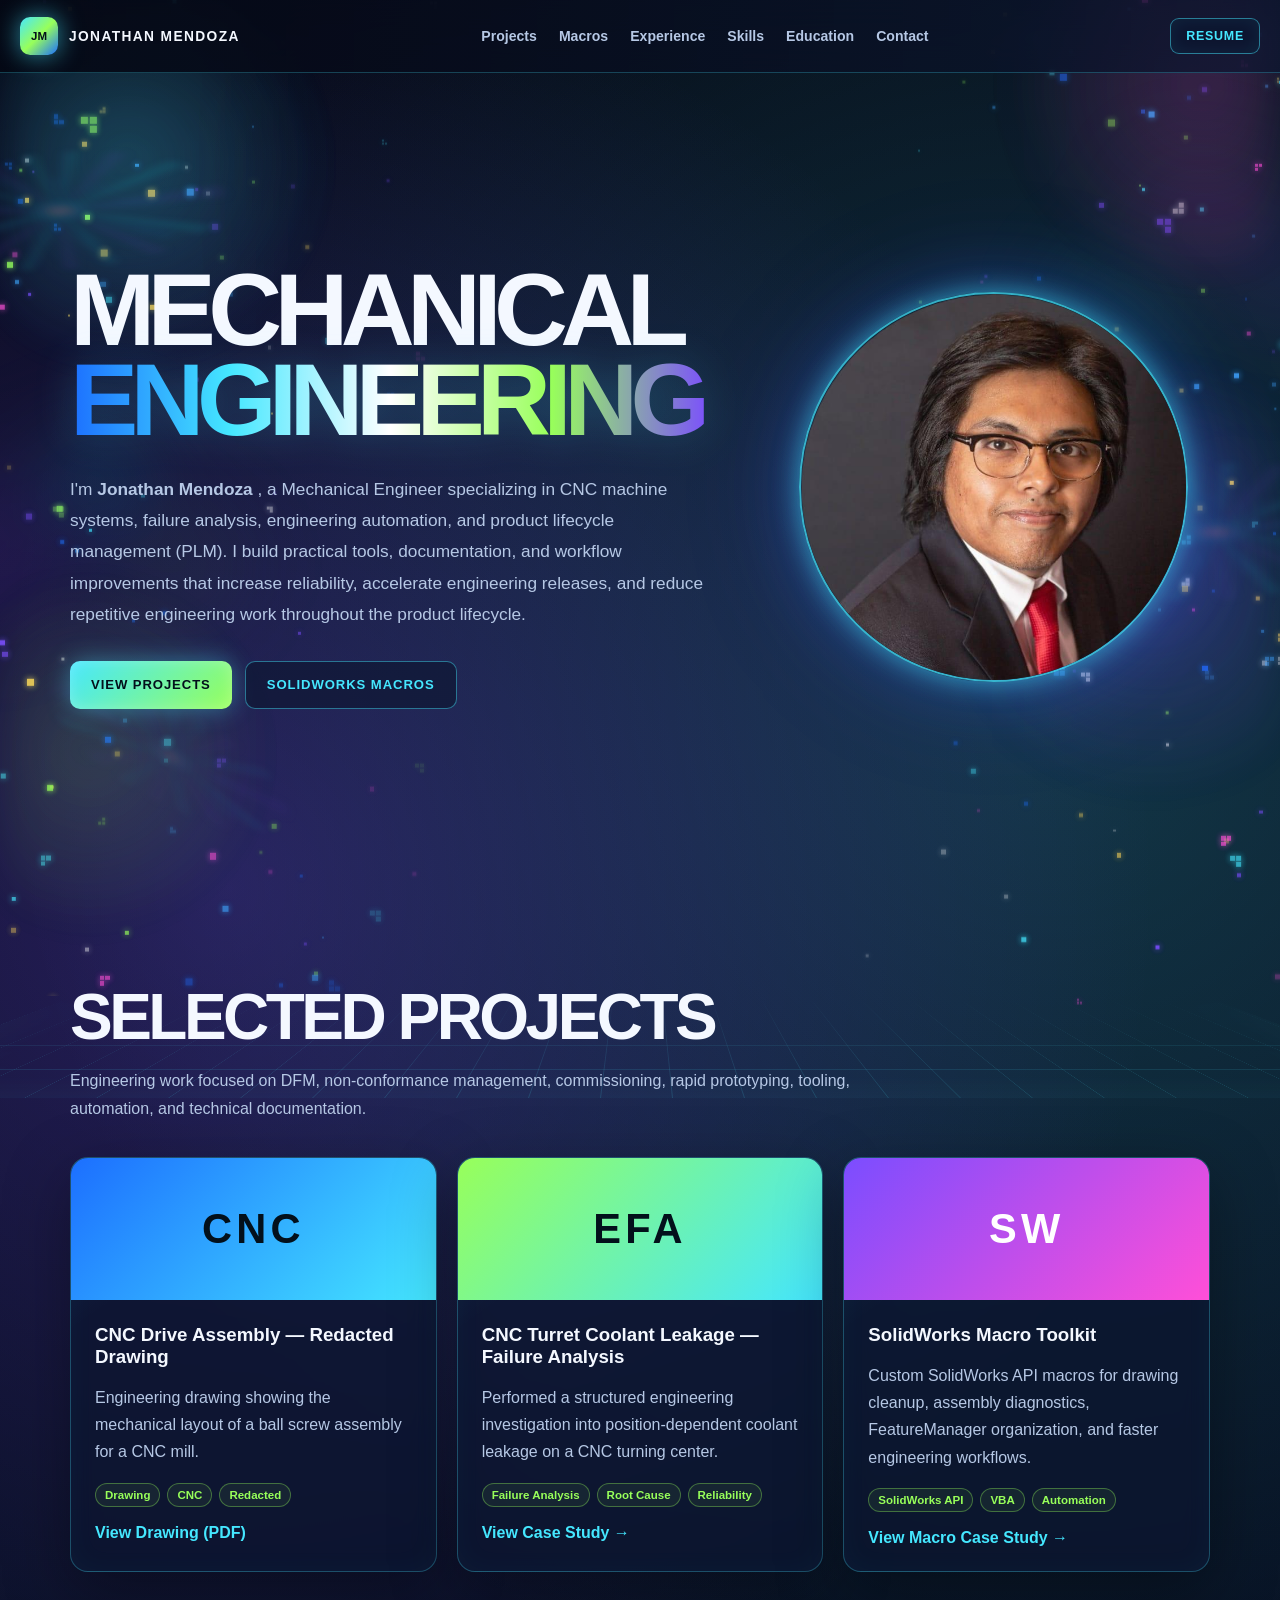
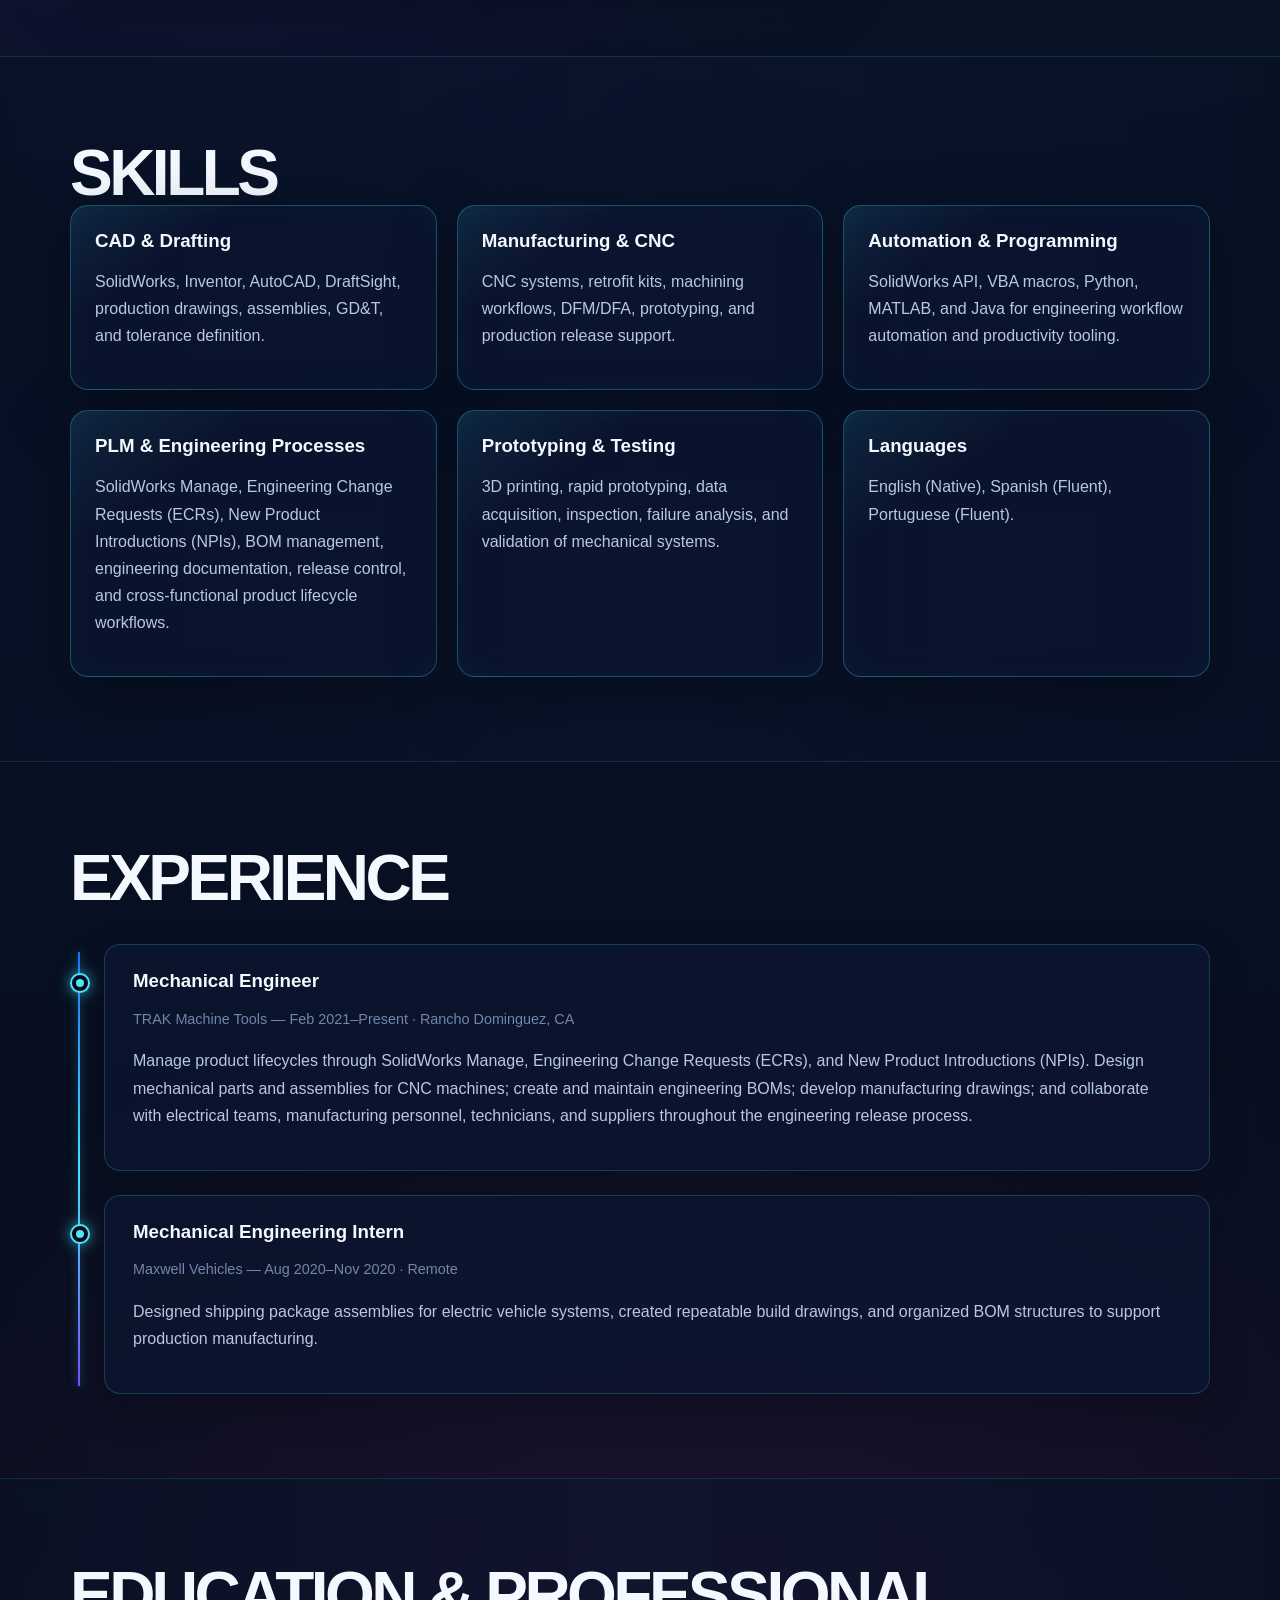
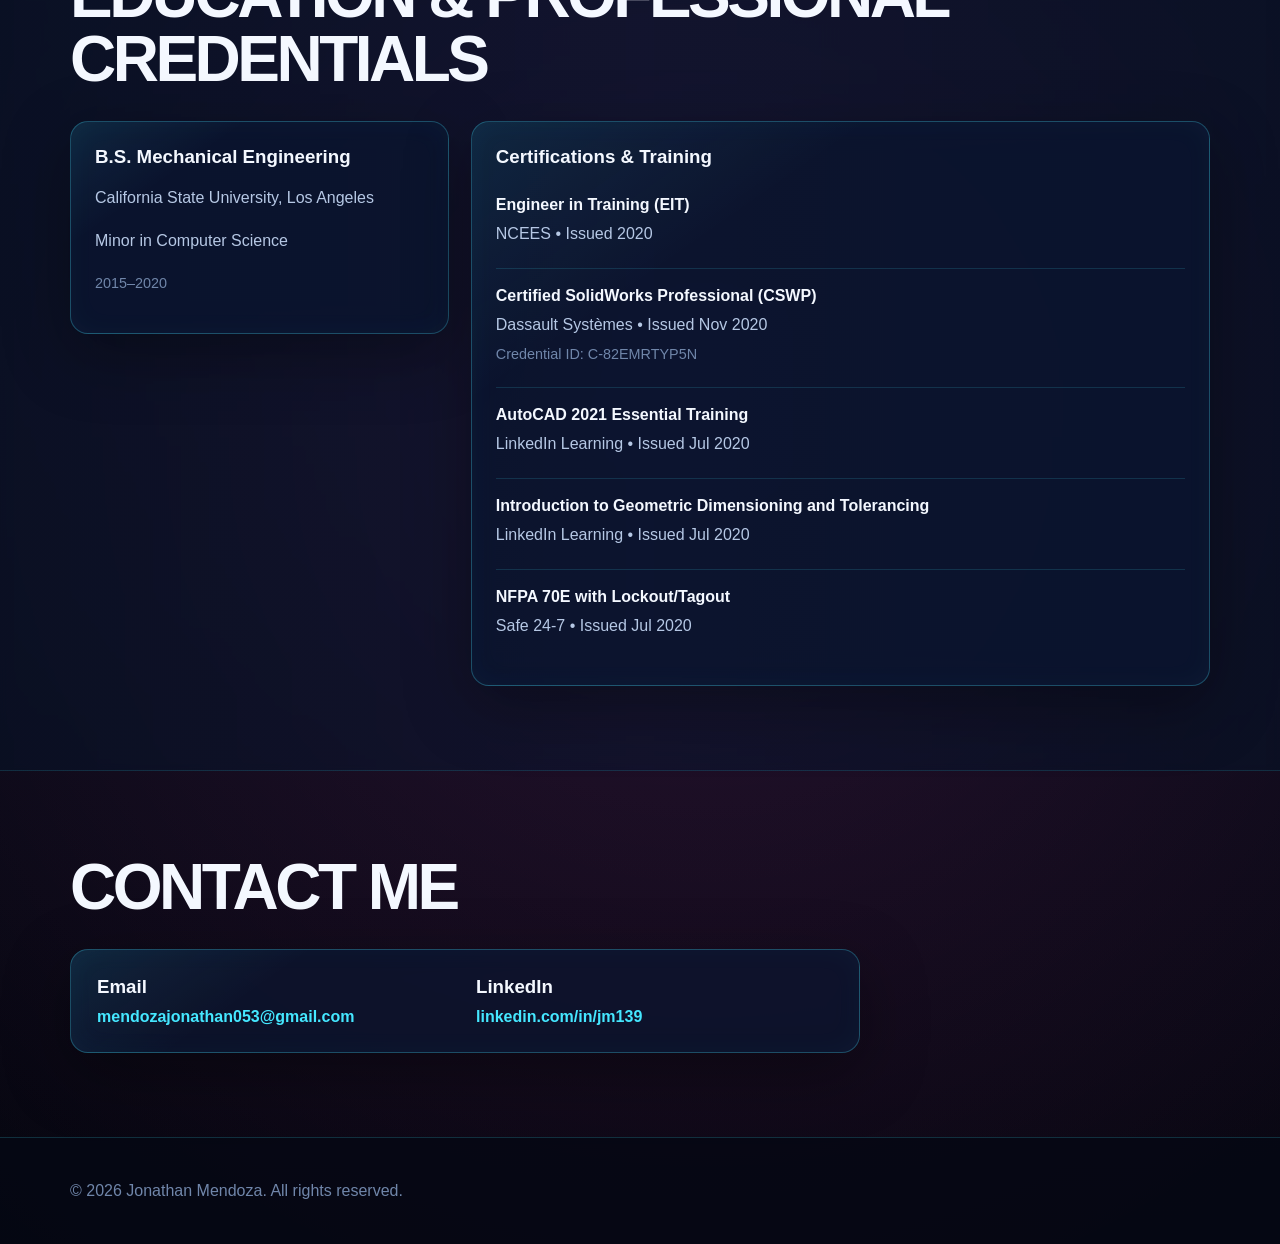
<file: index.html>
<!doctype html>
<html lang="en">

<head>
  <meta charset="utf-8" />

  <meta
    name="viewport"
    content="width=device-width, initial-scale=1"
  />

  <title>
    Jonathan Mendoza — Mechanical Engineer Portfolio
  </title>

  <meta
    name="description"
    content="Portfolio of Jonathan Mendoza, Mechanical Engineer specializing in CNC systems, SolidWorks automation, failure analysis, and product lifecycle management."
  />

  <link
    rel="icon"
    href="assets/favicon.svg"
    type="image/svg+xml"
  />

  <link
    rel="stylesheet"
    href="styles.css"
  />

  <script
    defer
    src="script.js">
  </script>
</head>


<body>

  <!-- ======================================================
       ANIMATED PIXEL / STAR BACKGROUND
       ====================================================== -->

  <div
    class="pixel-field pixel-field-back"
    aria-hidden="true">
  </div>

  <div
    class="pixel-field pixel-field-front"
    aria-hidden="true">
  </div>


  <!-- ======================================================
       GALAXIES / NEBULAS
       ====================================================== -->

  <div
    class="galaxy-field"
    aria-hidden="true">

    <span
      class="galaxy galaxy-one">
    </span>

    <span
      class="galaxy galaxy-two">
    </span>

    <span
      class="galaxy galaxy-three">
    </span>

    <span
      class="nebula-cloud nebula-one">
    </span>

    <span
      class="nebula-cloud nebula-two">
    </span>

  </div>


  <!-- ======================================================
       HEADER
       ====================================================== -->

  <header class="site-header">

    <div class="nav-shell">

      <a
        class="brand"
        href="#hero"
        aria-label="Jonathan Mendoza home">

        <span class="logo-mark">
          JM
        </span>

        <span>
          Jonathan Mendoza
        </span>

      </a>


      <nav
        class="nav-links"
        aria-label="Primary navigation">

        <a href="#projects">
          Projects
        </a>

        <a href="solidworks-macros.html">
          Macros
        </a>

        <a href="#experience">
          Experience
        </a>

        <a href="#skills">
          Skills
        </a>

        <a href="#education">
          Education
        </a>

        <a href="#contact">
          Contact
        </a>

      </nav>


      <a
        class="resume-link"
        href="assets/Jonathan_Mendoza_Resume.pdf"
        download>

        Resume

      </a>

    </div>

  </header>


  <!-- ======================================================
       MAIN PAGE
       ====================================================== -->

  <main
    id="main"
    class="page">


    <!-- ====================================================
         HERO
         ==================================================== -->

    <section
      id="hero"
      class="hero">


      <div class="hero-copy">

        <h1>

          <span>
            Mechanical
          </span>

          <span class="title-gradient">
            Engineering
          </span>

        </h1>


        <p class="hero-description">

          I'm
          <strong>
            Jonathan Mendoza
          </strong>,
          a Mechanical Engineer specializing in CNC machine systems,
          failure analysis, engineering automation, and product lifecycle
          management (PLM).

          I build practical tools, documentation, and workflow improvements
          that increase reliability, accelerate engineering releases, and
          reduce repetitive engineering work throughout the product lifecycle.

        </p>


        <div class="actions">

          <a
            class="btn btn-primary"
            href="#projects">

            View Projects

          </a>


          <a
            class="btn btn-secondary"
            href="solidworks-macros.html">

            SolidWorks Macros

          </a>

        </div>

      </div>


      <!-- Headshot -->

      <div class="hero-visual">

        <div class="profile-orb">

          <img
            src="assets/profile.png"
            alt="Jonathan Mendoza"
          />

        </div>

      </div>

    </section>


    <!-- ====================================================
         PROJECTS
         ==================================================== -->

    <section
      id="projects"
      class="content-section">


      <div class="container">


        <h2 class="section-title">
          Selected Projects
        </h2>


        <p class="section-sub">

          Engineering work focused on DFM, non-conformance management,
          commissioning, rapid prototyping, tooling, automation, and
          technical documentation.

        </p>


        <div class="grid cols-3">


          <!-- CNC Drawing -->

          <article class="project-card">

            <div class="project-image accent-cyan">
              CNC
            </div>


            <div class="card-body">

              <h3>
                CNC Drive Assembly — Redacted Drawing
              </h3>


              <p>

                Engineering drawing showing the mechanical layout of a
                ball screw assembly for a CNC mill.

              </p>


              <div class="tags">

                <span>
                  Drawing
                </span>

                <span>
                  CNC
                </span>

                <span>
                  Redacted
                </span>

              </div>


              <a
                class="text-link"
                href="assets/drawings/CNC_Drive_Assembly_Drawing.pdf"
                target="_blank"
                rel="noopener">

                View Drawing (PDF)

              </a>

            </div>

          </article>


          <!-- Failure Analysis -->

          <article class="project-card">

            <div class="project-image accent-green">
              EFA
            </div>


            <div class="card-body">

              <h3>
                CNC Turret Coolant Leakage — Failure Analysis
              </h3>


              <p>

                Performed a structured engineering investigation into
                position-dependent coolant leakage on a CNC turning center.

              </p>


              <div class="tags">

                <span>
                  Failure Analysis
                </span>

                <span>
                  Root Cause
                </span>

                <span>
                  Reliability
                </span>

              </div>


              <a
                class="text-link"
                href="coolant-leakage-failure-analysis.html">

                View Case Study →

              </a>

            </div>

          </article>


          <!-- SolidWorks Macros -->

          <article class="project-card">

            <div class="project-image accent-violet">
              SW
            </div>


            <div class="card-body">

              <h3>
                SolidWorks Macro Toolkit
              </h3>


              <p>

                Custom SolidWorks API macros for drawing cleanup,
                assembly diagnostics, FeatureManager organization,
                and faster engineering workflows.

              </p>


              <div class="tags">

                <span>
                  SolidWorks API
                </span>

                <span>
                  VBA
                </span>

                <span>
                  Automation
                </span>

              </div>


              <a
                class="text-link"
                href="solidworks-macros.html">

                View Macro Case Study →

              </a>

            </div>

          </article>

        </div>

      </div>

    </section>


    <!-- ====================================================
         SKILLS
         ==================================================== -->

    <section
      id="skills"
      class="content-section section-tint">


      <div class="container">


        <h2 class="section-title">
          Skills
        </h2>


        <div class="grid cols-3">


          <article class="info-card">

            <h3>
              CAD &amp; Drafting
            </h3>

            <p>

              SolidWorks, Inventor, AutoCAD, DraftSight,
              production drawings, assemblies, GD&amp;T,
              and tolerance definition.

            </p>

          </article>


          <article class="info-card">

            <h3>
              Manufacturing &amp; CNC
            </h3>

            <p>

              CNC systems, retrofit kits, machining workflows,
              DFM/DFA, prototyping, and production release support.

            </p>

          </article>


          <article class="info-card">

            <h3>
              Automation &amp; Programming
            </h3>

            <p>

              SolidWorks API, VBA macros, Python, MATLAB,
              and Java for engineering workflow automation
              and productivity tooling.

            </p>

          </article>


          <article class="info-card">

            <h3>
              PLM &amp; Engineering Processes
            </h3>

            <p>

              SolidWorks Manage, Engineering Change Requests (ECRs),
              New Product Introductions (NPIs), BOM management,
              engineering documentation, release control, and
              cross-functional product lifecycle workflows.

            </p>

          </article>


          <article class="info-card">

            <h3>
              Prototyping &amp; Testing
            </h3>

            <p>

              3D printing, rapid prototyping, data acquisition,
              inspection, failure analysis, and validation of
              mechanical systems.

            </p>

          </article>


          <article class="info-card">

            <h3>
              Languages
            </h3>

            <p>

              English (Native),
              Spanish (Fluent),
              Portuguese (Fluent).

            </p>

          </article>

        </div>

      </div>

    </section>


    <!-- ====================================================
         EXPERIENCE
         ==================================================== -->

    <section
      id="experience"
      class="content-section">


      <div class="container">


        <h2 class="section-title">
          Experience
        </h2>


        <div class="timeline">


          <!-- TRAK -->

          <article class="timeline-item">

            <div
              class="timeline-dot"
              aria-hidden="true">
            </div>


            <h3>
              Mechanical Engineer
            </h3>


            <p class="meta">

              TRAK Machine Tools —
              Feb 2021–Present ·
              Rancho Dominguez, CA

            </p>


            <p>

              Manage product lifecycles through SolidWorks Manage,
              Engineering Change Requests (ECRs), and New Product
              Introductions (NPIs).

              Design mechanical parts and assemblies for CNC machines;
              create and maintain engineering BOMs; develop manufacturing
              drawings; and collaborate with electrical teams,
              manufacturing personnel, technicians, and suppliers
              throughout the engineering release process.

            </p>

          </article>


          <!-- Maxwell -->

          <article class="timeline-item">

            <div
              class="timeline-dot"
              aria-hidden="true">
            </div>


            <h3>
              Mechanical Engineering Intern
            </h3>


            <p class="meta">

              Maxwell Vehicles —
              Aug 2020–Nov 2020 ·
              Remote

            </p>


            <p>

              Designed shipping package assemblies for electric vehicle
              systems, created repeatable build drawings, and organized
              BOM structures to support production manufacturing.

            </p>

          </article>

        </div>

      </div>

    </section>


    <!-- ====================================================
         EDUCATION / CREDENTIALS
         ==================================================== -->

    <section
      id="education"
      class="content-section section-tint">


      <div class="container">


        <h2 class="section-title">
          Education &amp; Professional Credentials
        </h2>


        <div class="credentials-layout">


          <!-- Education -->

          <article class="education-card">

            <h3>
              B.S. Mechanical Engineering
            </h3>


            <p>
              California State University, Los Angeles
            </p>


            <p>
              Minor in Computer Science
            </p>


            <p class="meta">
              2015–2020
            </p>

          </article>


          <!-- Certifications -->

          <article class="certifications-card">

            <h3>
              Certifications &amp; Training
            </h3>


            <div class="credential-item">

              <h4>
                Engineer in Training (EIT)
              </h4>

              <p>
                NCEES • Issued 2020
              </p>

            </div>


            <div class="credential-item">

              <h4>
                Certified SolidWorks Professional (CSWP)
              </h4>

              <p>
                Dassault Systèmes • Issued Nov 2020
              </p>

              <p class="credential-id">
                Credential ID: C-82EMRTYP5N
              </p>

            </div>


            <div class="credential-item">

              <h4>
                AutoCAD 2021 Essential Training
              </h4>

              <p>
                LinkedIn Learning • Issued Jul 2020
              </p>

            </div>


            <div class="credential-item">

              <h4>
                Introduction to Geometric Dimensioning
                and Tolerancing
              </h4>

              <p>
                LinkedIn Learning • Issued Jul 2020
              </p>

            </div>


            <div class="credential-item">

              <h4>
                NFPA 70E with Lockout/Tagout
              </h4>

              <p>
                Safe 24-7 • Issued Jul 2020
              </p>

            </div>

          </article>

        </div>

      </div>

    </section>


    <!-- ====================================================
         CONTACT
         ==================================================== -->

    <section
      id="contact"
      class="content-section">


      <div class="container">


        <h2 class="section-title">
          Contact Me
        </h2>


        <div class="contact-card">


          <div>

            <h3>
              Email
            </h3>


            <a
              class="text-link"
              href="mailto:mendozajonathan053@gmail.com">

              mendozajonathan053@gmail.com

            </a>

          </div>


          <div>

            <h3>
              LinkedIn
            </h3>


            <a
              class="text-link"
              href="https://linkedin.com/in/jm139"
              target="_blank"
              rel="noopener">

              linkedin.com/in/jm139

            </a>

          </div>

        </div>

      </div>

    </section>

  </main>


  <!-- ======================================================
       FOOTER
       ====================================================== -->

  <footer class="footer">

    <div class="container">

      <p>
        © 2026 Jonathan Mendoza.
        All rights reserved.
      </p>

    </div>

  </footer>

</body>

</html>
</file>
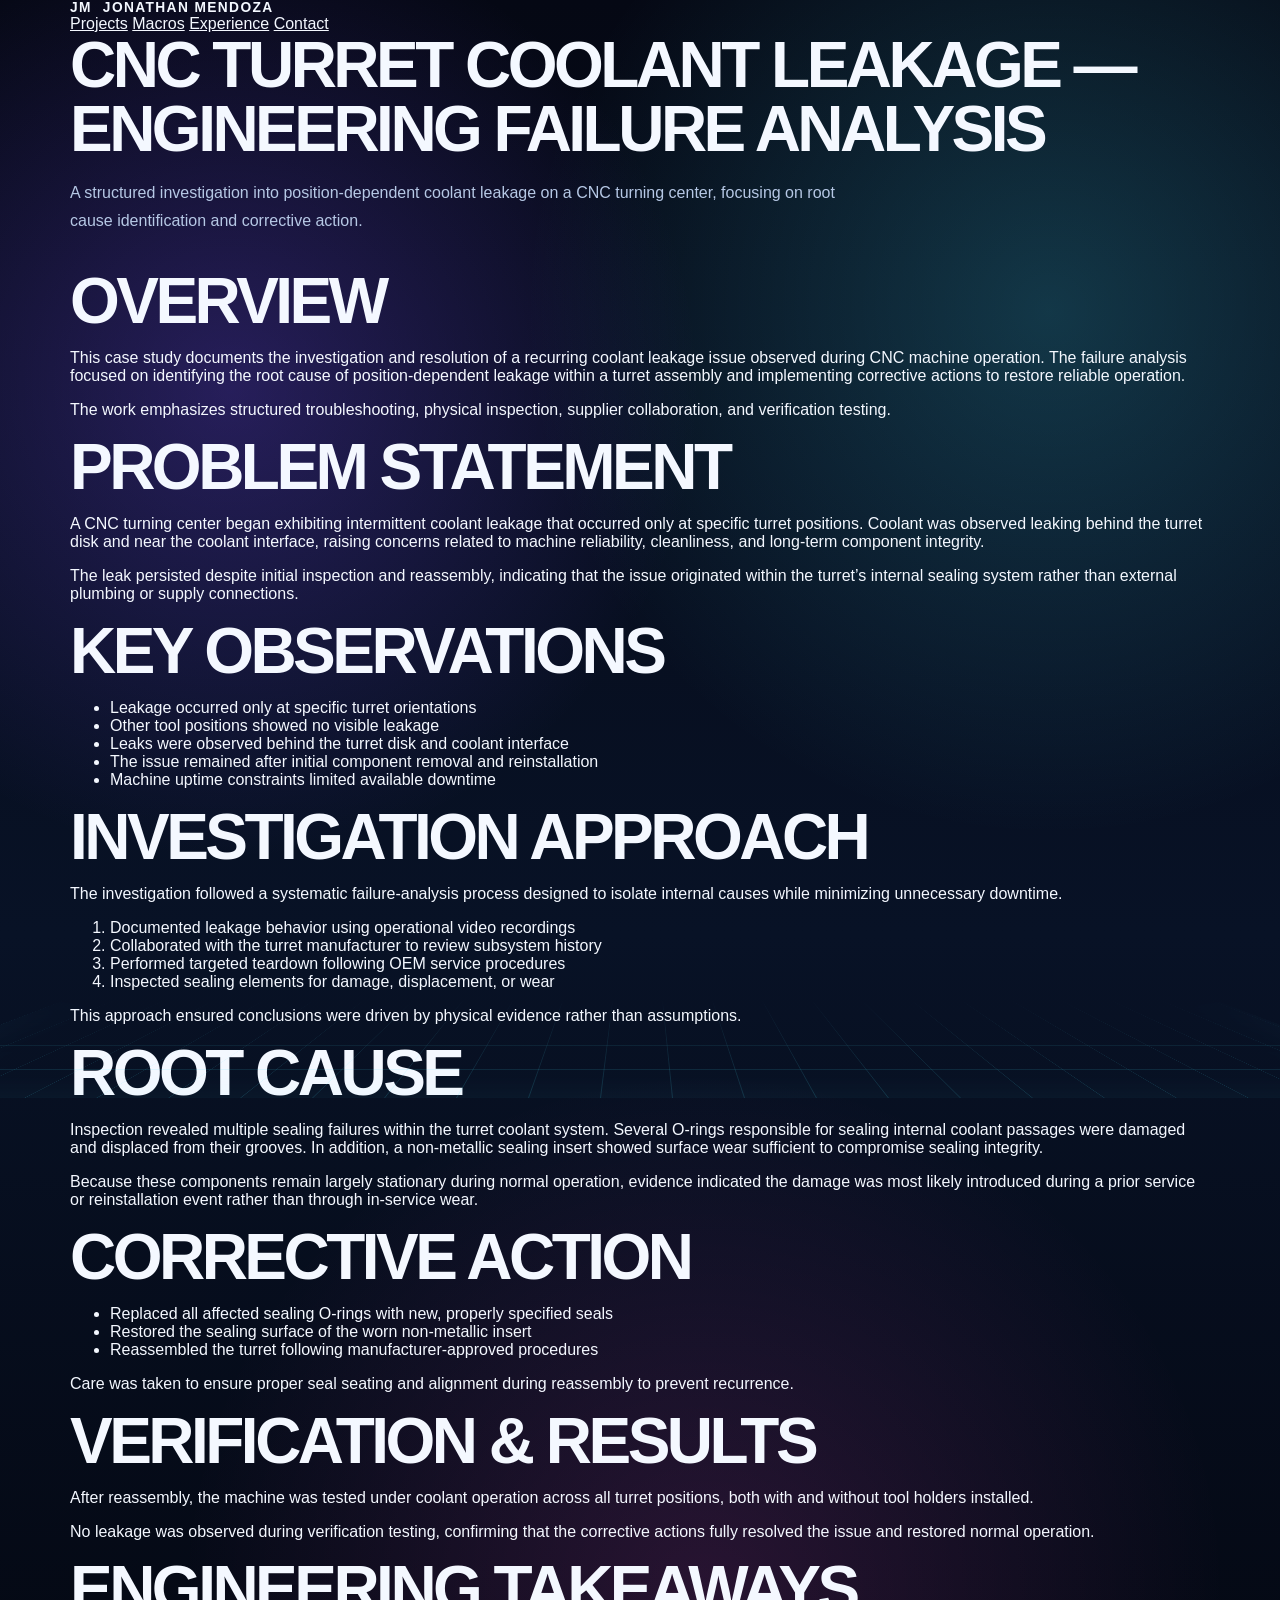
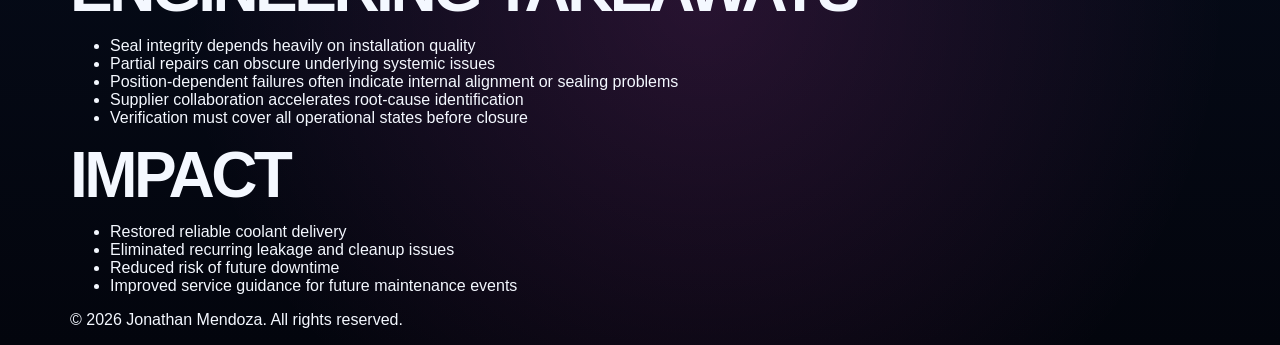
<file: coolant-leakage-failure-analysis.html>
<!doctype html>
<html lang="en">
<head>
  <meta charset="utf-8" />
  <meta name="viewport" content="width=device-width, initial-scale=1" />
  <title>CNC Turret Coolant Leakage — Engineering Failure Analysis</title>

  <meta name="description"
        content="Engineering failure analysis of a CNC turret coolant leakage issue, including root cause investigation, corrective action, and verification." />

  <link rel="stylesheet" href="styles.css" />
</head>

<body class="theme-light">

<header class="header">
  <div class="container nav">
    <a class="brand" href="index.html">
      <div class="brand-logo"><span>JM</span></div>
      <div class="brand-name">Jonathan Mendoza</div>
    </a>

    <nav class="menu">
      <a href="index.html#projects">Projects</a>
      <a href="solidworks-macros.html">Macros</a>
      <a href="index.html#experience">Experience</a>
      <a href="index.html#contact">Contact</a>
    </nav>
  </div>
</header>

<main id="main">

  <!-- Hero / Title -->
  <section>
    <div class="container">
      <h1 class="section-title">
        CNC Turret Coolant Leakage — Engineering Failure Analysis
      </h1>
      <p class="section-sub">
        A structured investigation into position‑dependent coolant leakage on a
        CNC turning center, focusing on root cause identification and corrective action.
      </p>
    </div>
  </section>

  <!-- Overview -->
  <section>
    <div class="container">
      <h2 class="section-title">Overview</h2>
      <p>
        This case study documents the investigation and resolution of a recurring
        coolant leakage issue observed during CNC machine operation. The failure
        analysis focused on identifying the root cause of position‑dependent leakage
        within a turret assembly and implementing corrective actions to restore
        reliable operation.
      </p>
      <p>
        The work emphasizes structured troubleshooting, physical inspection,
        supplier collaboration, and verification testing.
      </p>
    </div>
  </section>

  <!-- Problem -->
  <section>
    <div class="container">
      <h2 class="section-title">Problem Statement</h2>
      <p>
        A CNC turning center began exhibiting intermittent coolant leakage that
        occurred only at specific turret positions. Coolant was observed leaking
        behind the turret disk and near the coolant interface, raising concerns
        related to machine reliability, cleanliness, and long‑term component integrity.
      </p>
      <p>
        The leak persisted despite initial inspection and reassembly, indicating
        that the issue originated within the turret’s internal sealing system rather
        than external plumbing or supply connections.
      </p>
    </div>
  </section>

  <!-- Observations -->
  <section>
    <div class="container">
      <h2 class="section-title">Key Observations</h2>
      <ul>
        <li>Leakage occurred only at specific turret orientations</li>
        <li>Other tool positions showed no visible leakage</li>
        <li>Leaks were observed behind the turret disk and coolant interface</li>
        <li>The issue remained after initial component removal and reinstallation</li>
        <li>Machine uptime constraints limited available downtime</li>
      </ul>
    </div>
  </section>

  <!-- Investigation -->
  <section>
    <div class="container">
      <h2 class="section-title">Investigation Approach</h2>
      <p>
        The investigation followed a systematic failure‑analysis process designed
        to isolate internal causes while minimizing unnecessary downtime.
      </p>
      <ol>
        <li>Documented leakage behavior using operational video recordings</li>
        <li>Collaborated with the turret manufacturer to review subsystem history</li>
        <li>Performed targeted teardown following OEM service procedures</li>
        <li>Inspected sealing elements for damage, displacement, or wear</li>
      </ol>
      <p>
        This approach ensured conclusions were driven by physical evidence rather
        than assumptions.
      </p>
    </div>
  </section>

  <!-- Root Cause -->
  <section>
    <div class="container">
      <h2 class="section-title">Root Cause</h2>
      <p>
        Inspection revealed multiple sealing failures within the turret coolant
        system. Several O‑rings responsible for sealing internal coolant passages
        were damaged and displaced from their grooves. In addition, a non‑metallic
        sealing insert showed surface wear sufficient to compromise sealing integrity.
      </p>
      <p>
        Because these components remain largely stationary during normal operation,
        evidence indicated the damage was most likely introduced during a prior
        service or reinstallation event rather than through in‑service wear.
      </p>
    </div>
  </section>

  <!-- Corrective Action -->
  <section>
    <div class="container">
      <h2 class="section-title">Corrective Action</h2>
      <ul>
        <li>Replaced all affected sealing O‑rings with new, properly specified seals</li>
        <li>Restored the sealing surface of the worn non‑metallic insert</li>
        <li>Reassembled the turret following manufacturer‑approved procedures</li>
      </ul>
      <p>
        Care was taken to ensure proper seal seating and alignment during reassembly
        to prevent recurrence.
      </p>
    </div>
  </section>

  <!-- Verification -->
  <section>
    <div class="container">
      <h2 class="section-title">Verification & Results</h2>
      <p>
        After reassembly, the machine was tested under coolant operation across all
        turret positions, both with and without tool holders installed.
      </p>
      <p>
        No leakage was observed during verification testing, confirming that the
        corrective actions fully resolved the issue and restored normal operation.
      </p>
    </div>
  </section>

  <!-- Takeaways -->
  <section>
    <div class="container">
      <h2 class="section-title">Engineering Takeaways</h2>
      <ul>
        <li>Seal integrity depends heavily on installation quality</li>
        <li>Partial repairs can obscure underlying systemic issues</li>
        <li>Position‑dependent failures often indicate internal alignment or sealing problems</li>
        <li>Supplier collaboration accelerates root‑cause identification</li>
        <li>Verification must cover all operational states before closure</li>
      </ul>
    </div>
  </section>

  <!-- Impact -->
  <section>
    <div class="container">
      <h2 class="section-title">Impact</h2>
      <ul>
        <li>Restored reliable coolant delivery</li>
        <li>Eliminated recurring leakage and cleanup issues</li>
        <li>Reduced risk of future downtime</li>
        <li>Improved service guidance for future maintenance events</li>
      </ul>
    </div>
  </section>

</main>

<footer>
  <div class="container">
    <p>© 2026 Jonathan Mendoza. All rights reserved.</p>
  </div>
</footer>

</body>
</html>
</file>
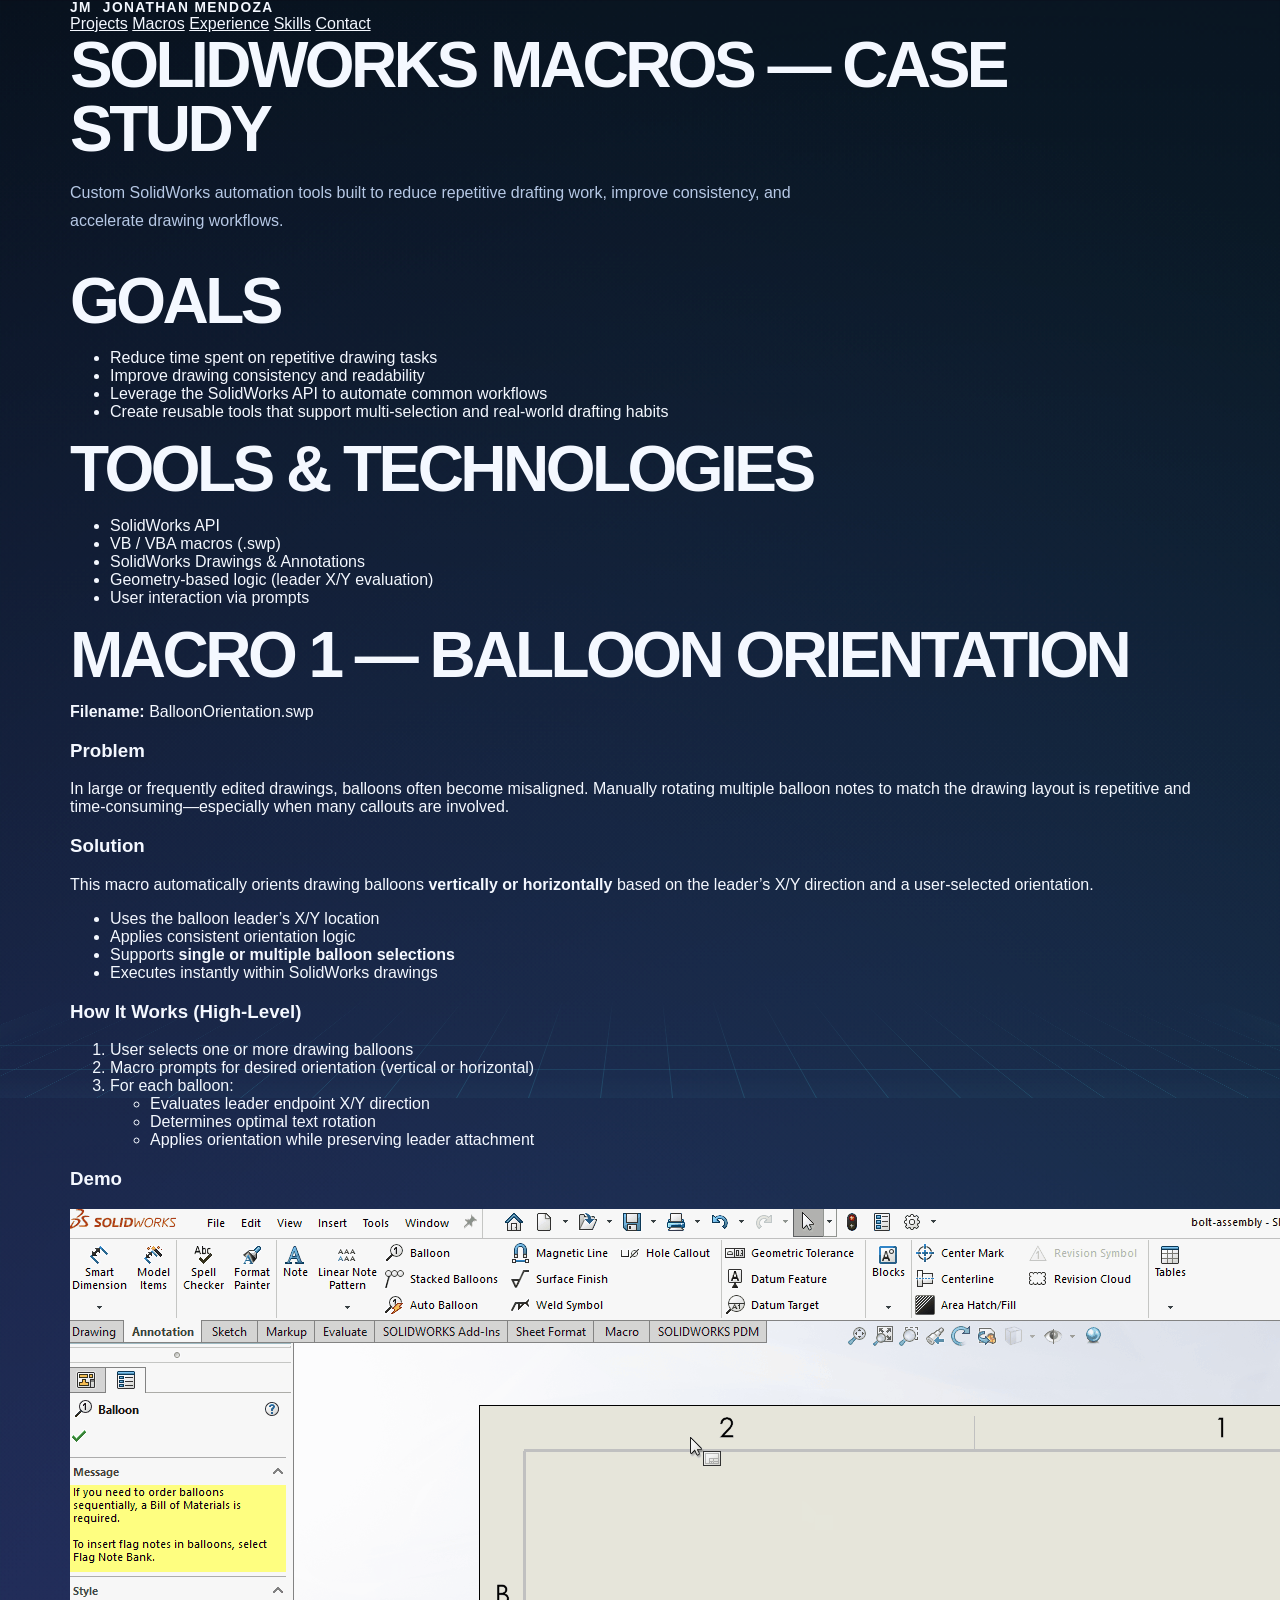
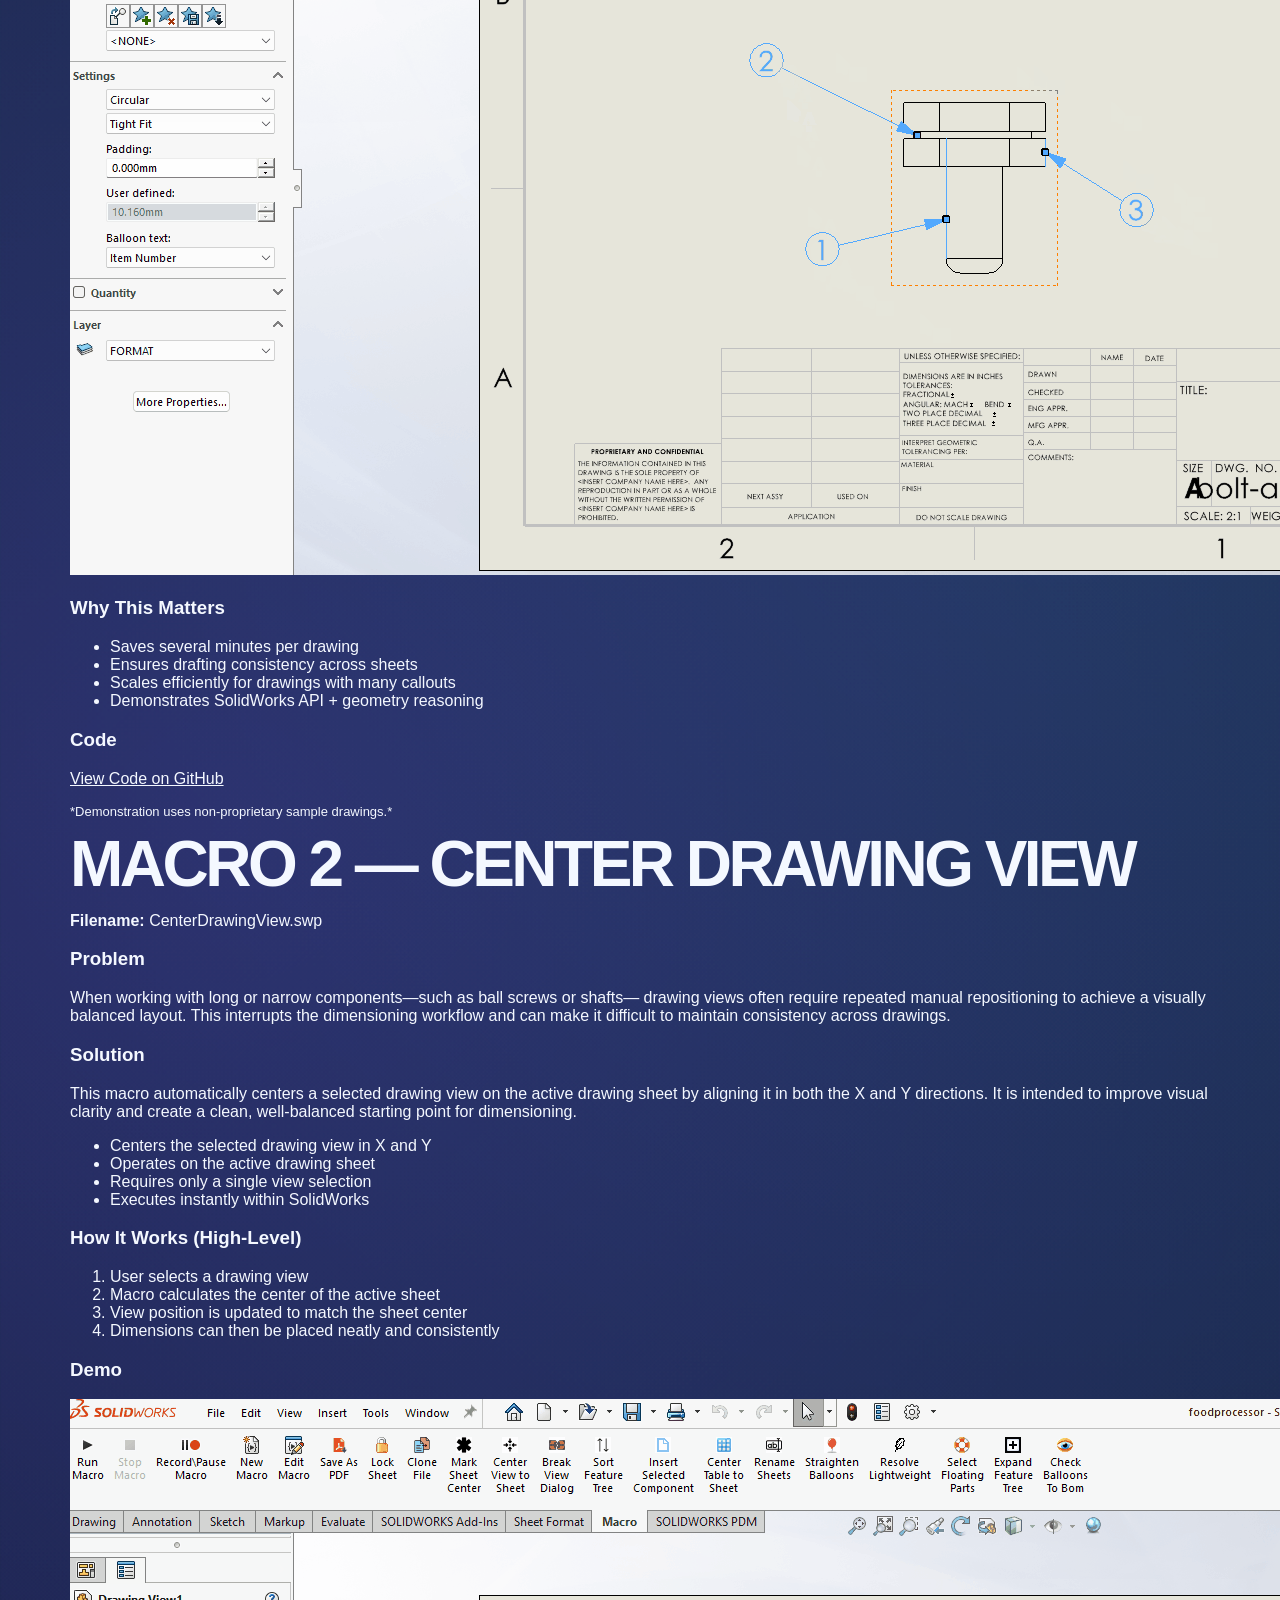
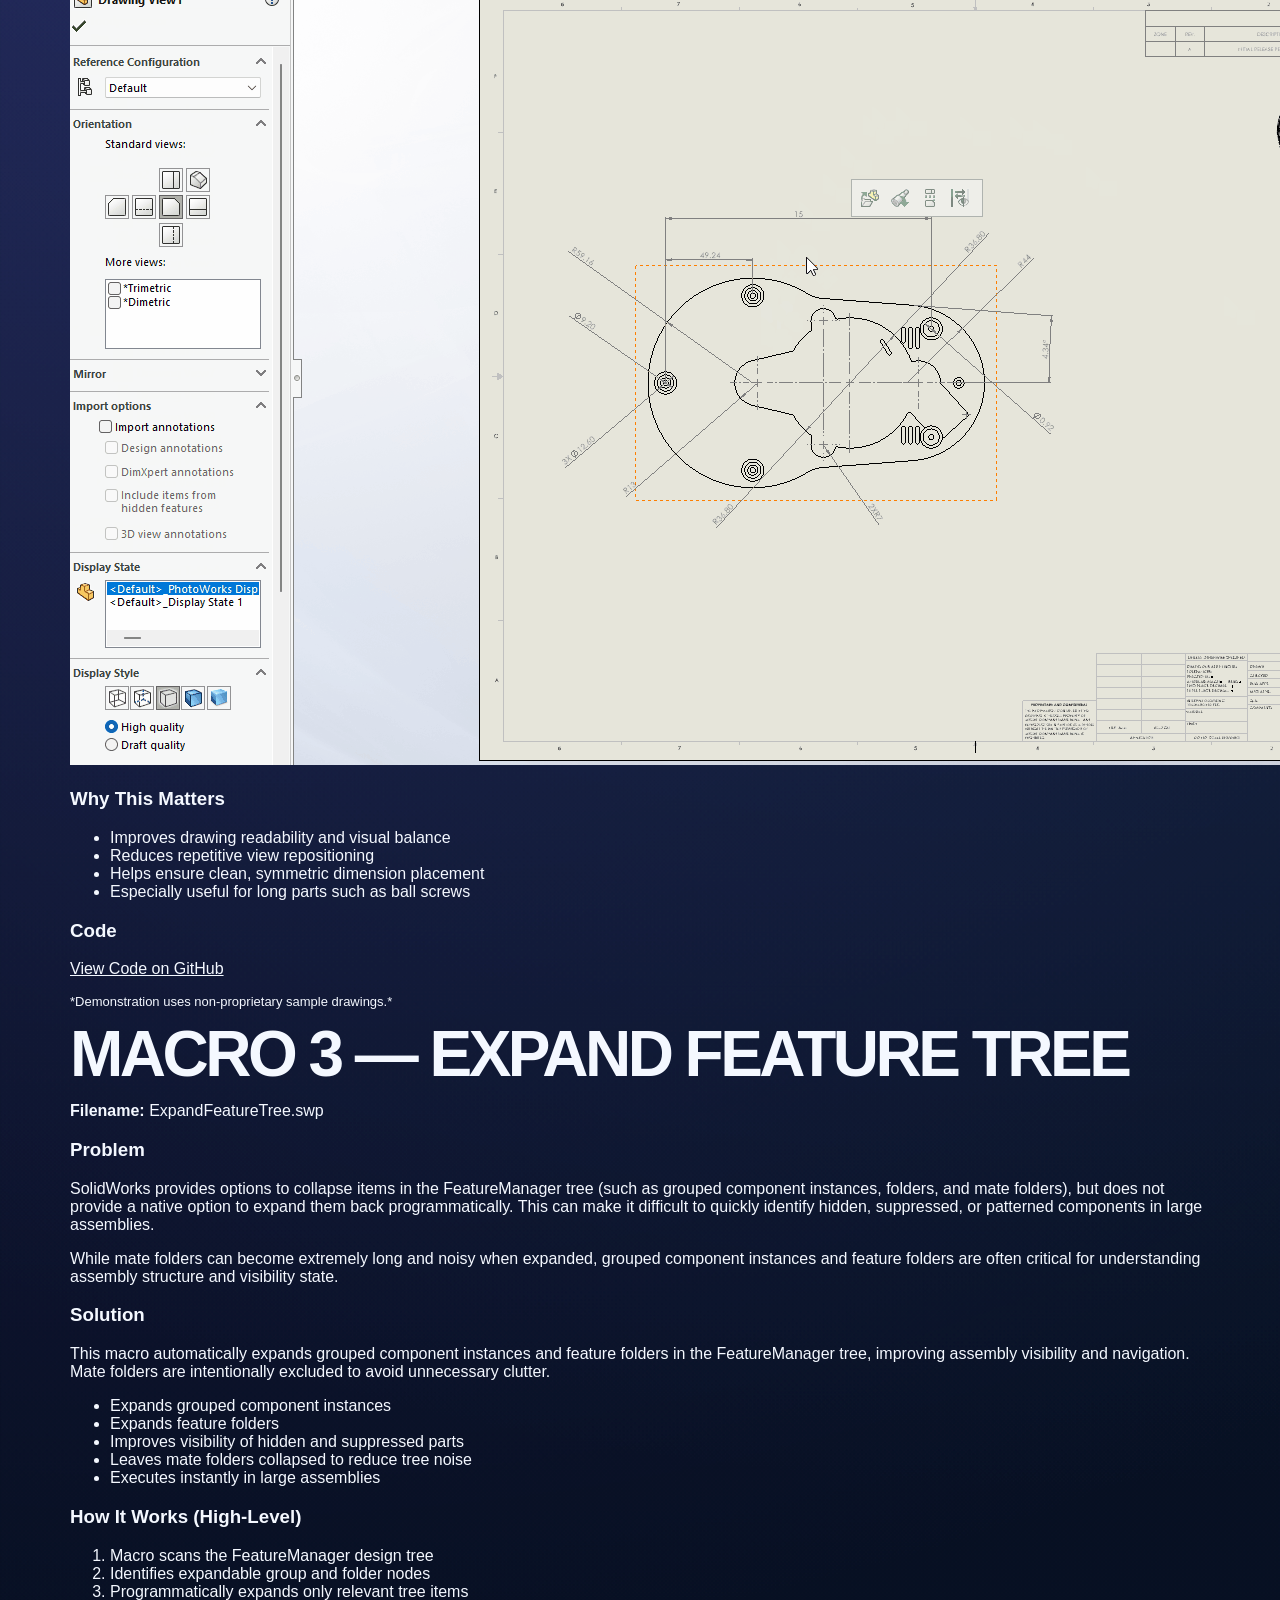
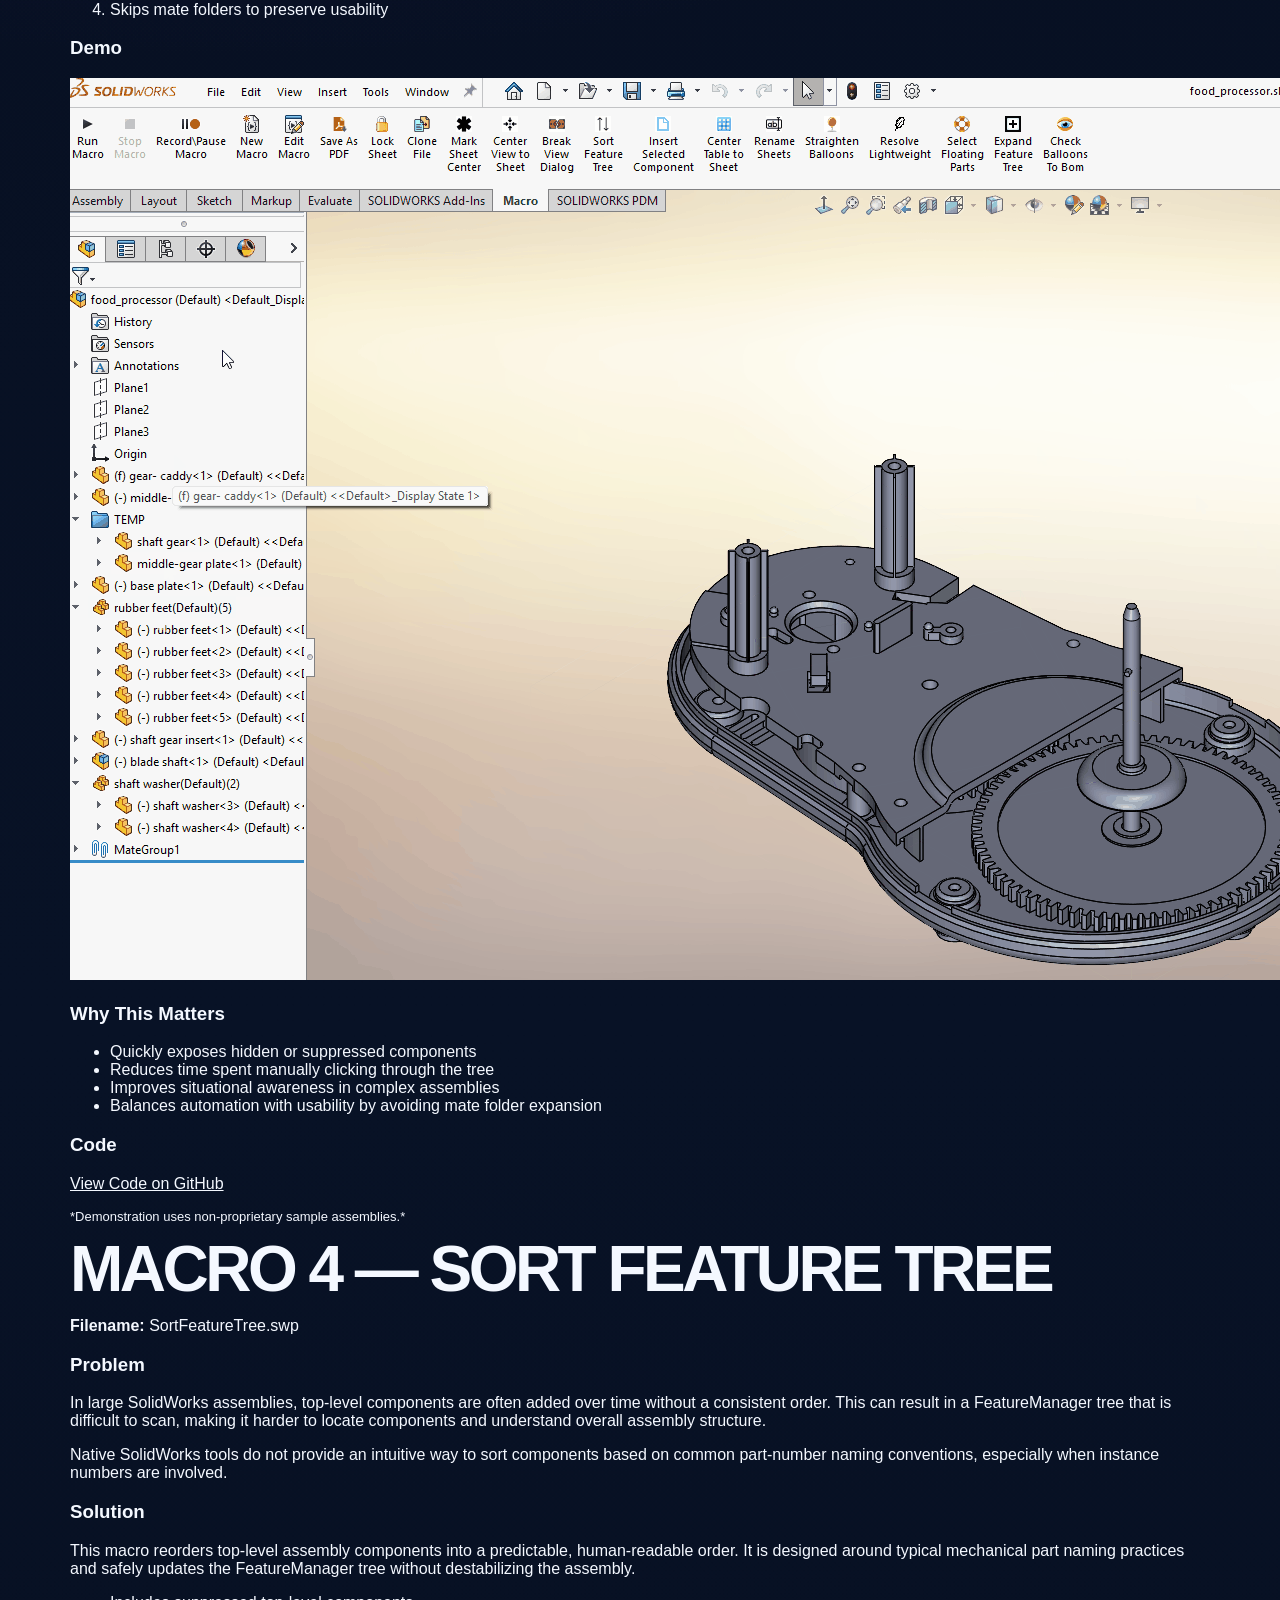
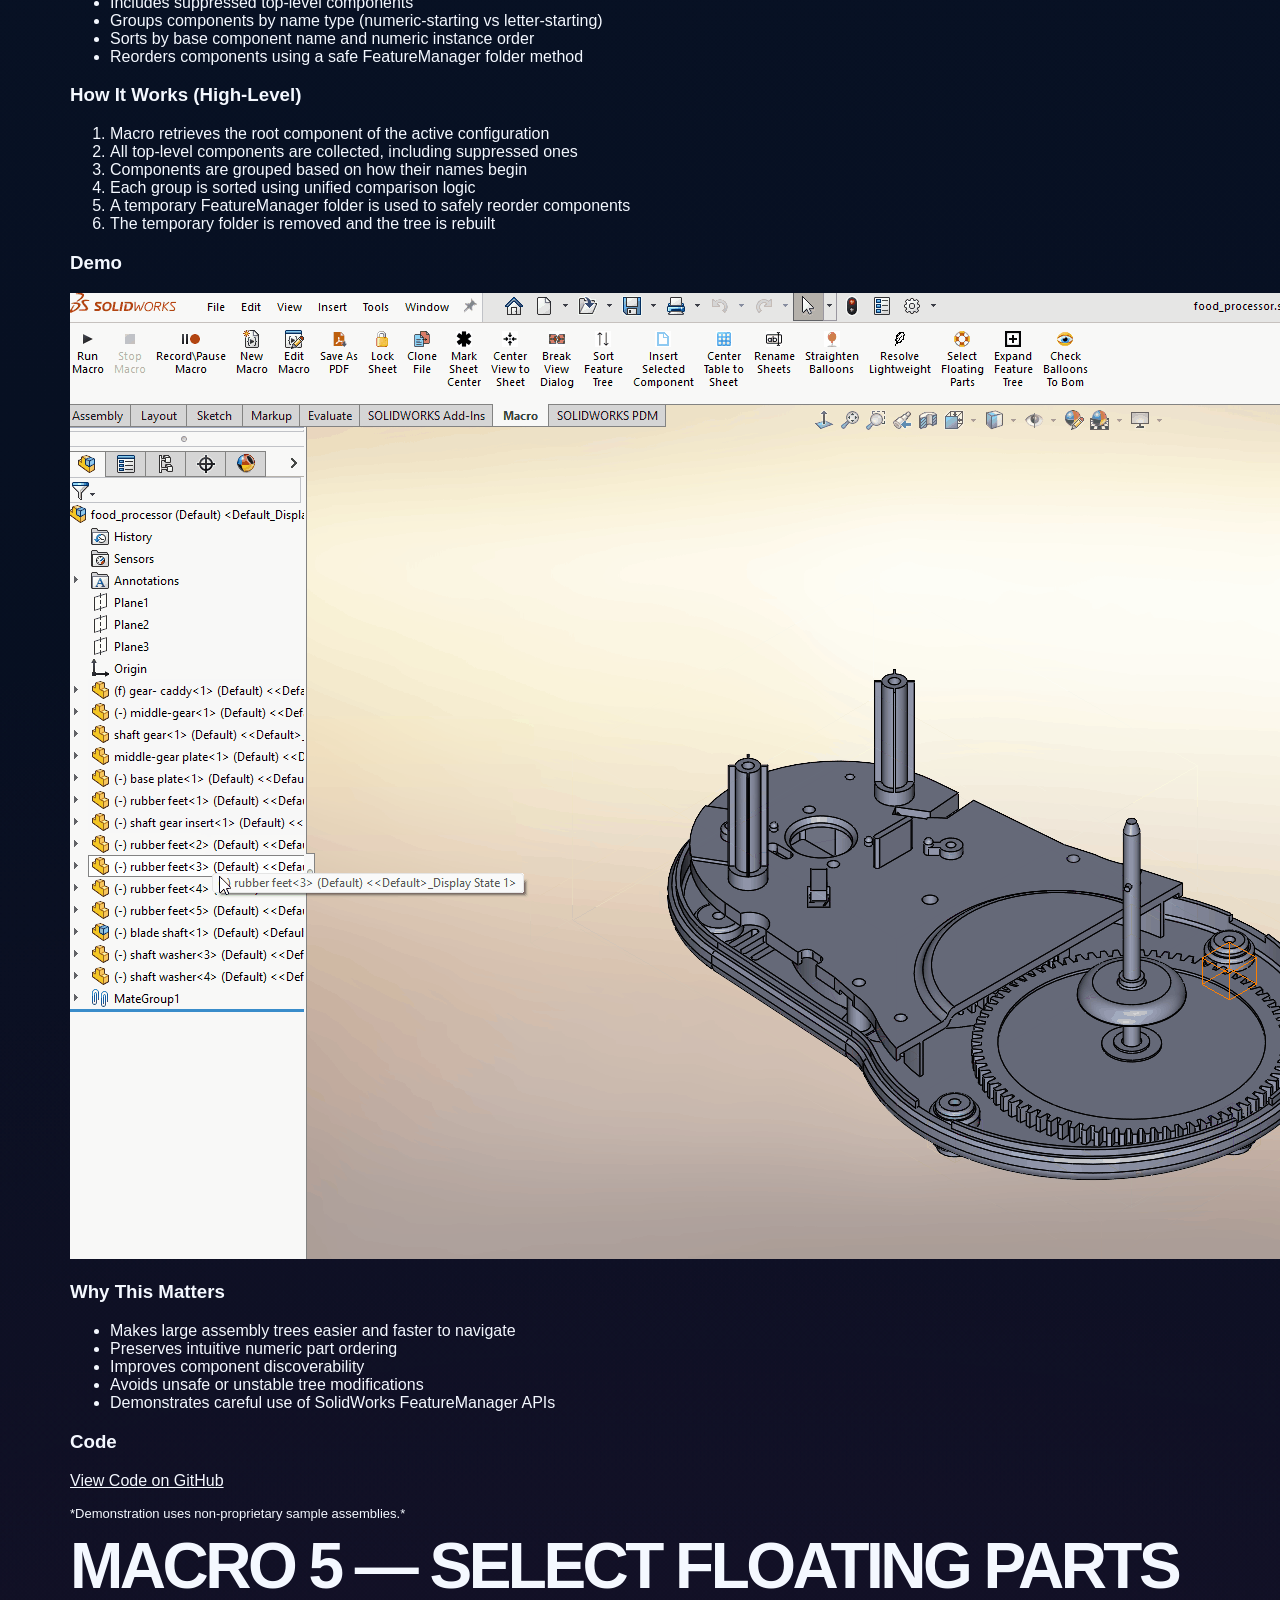
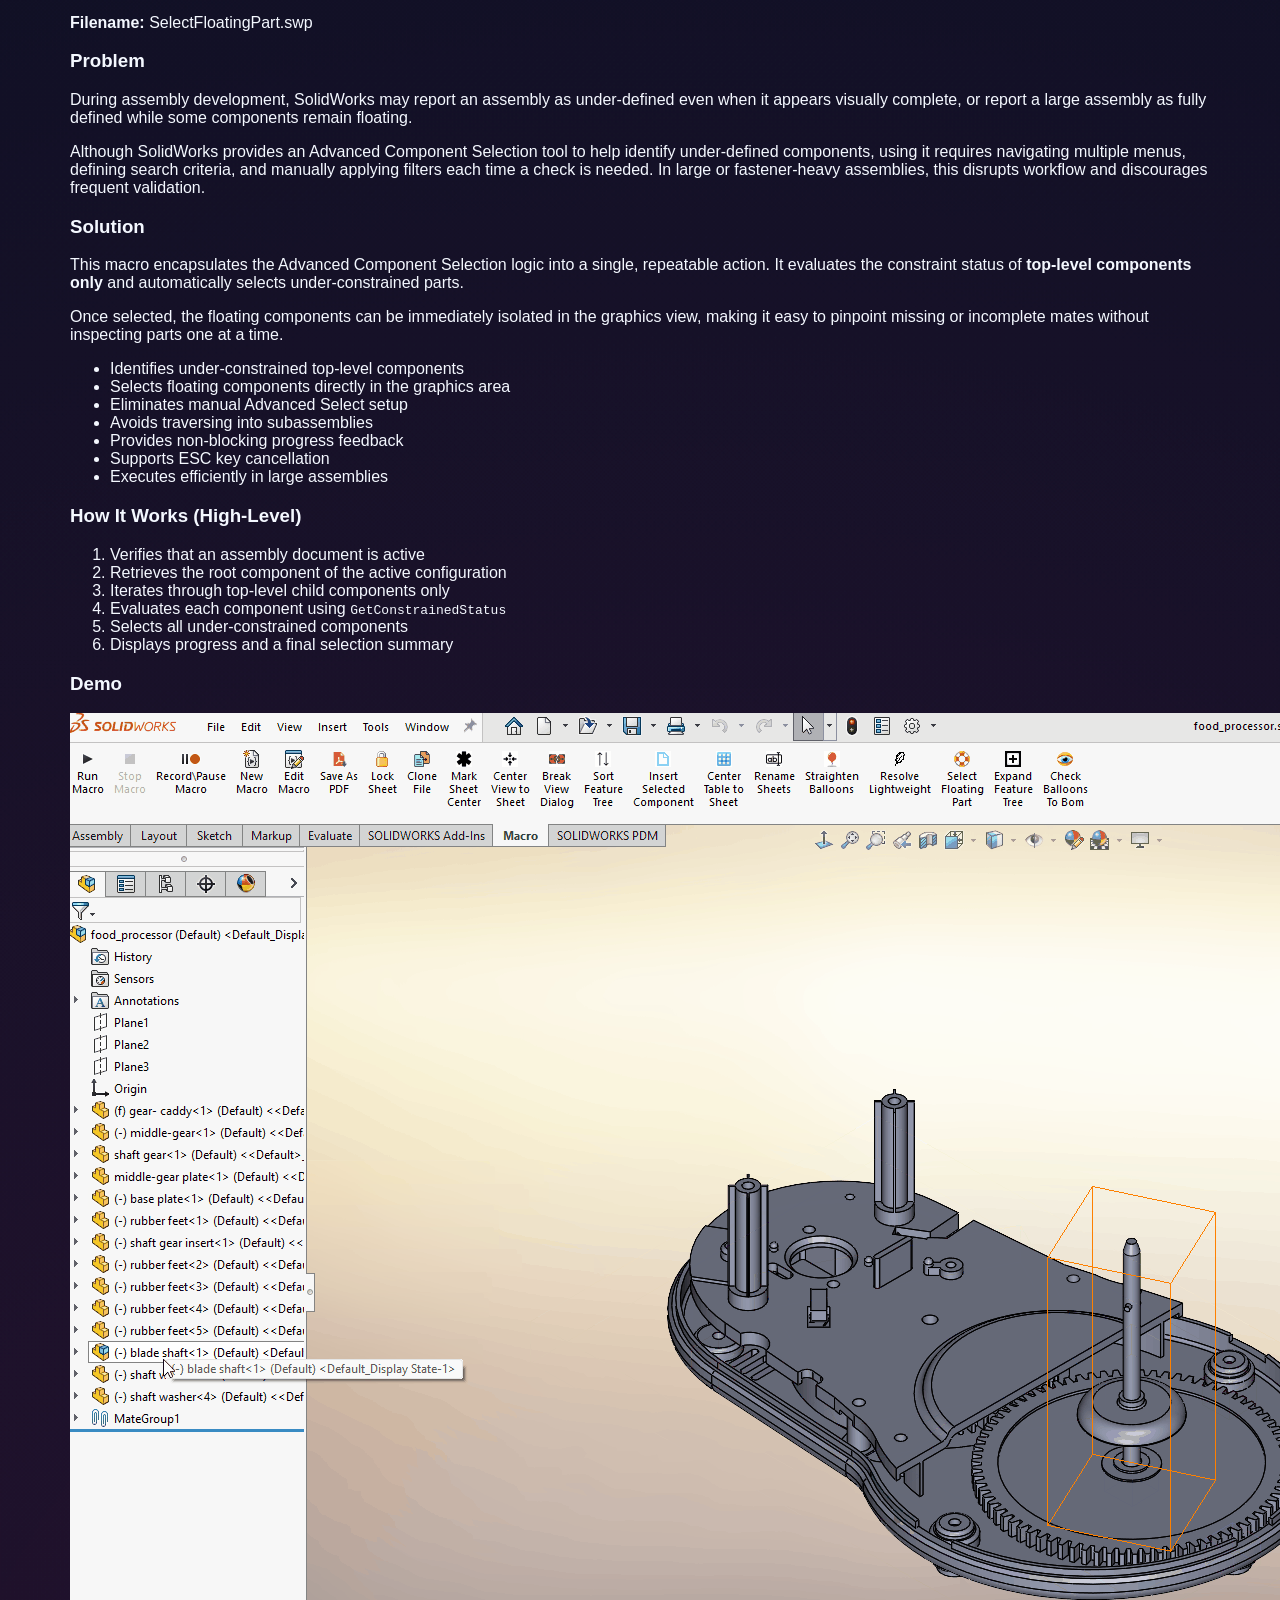
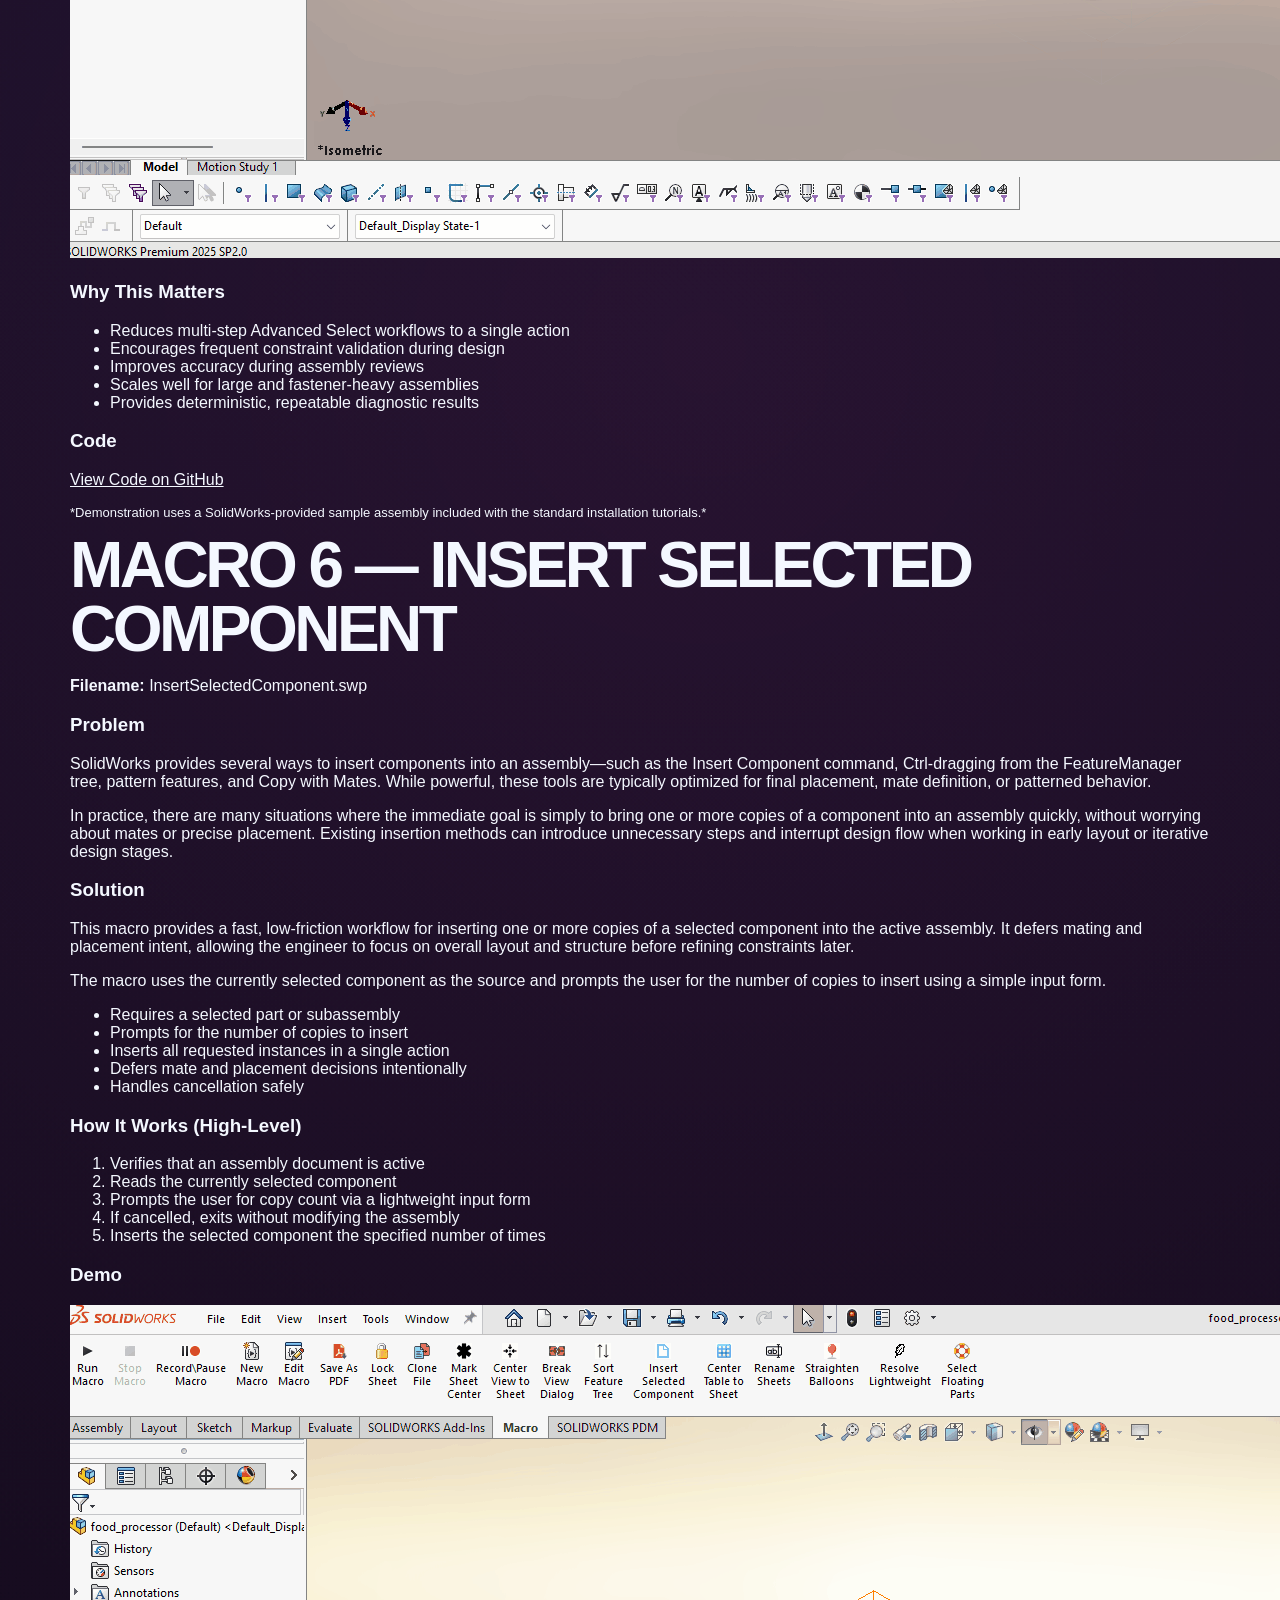
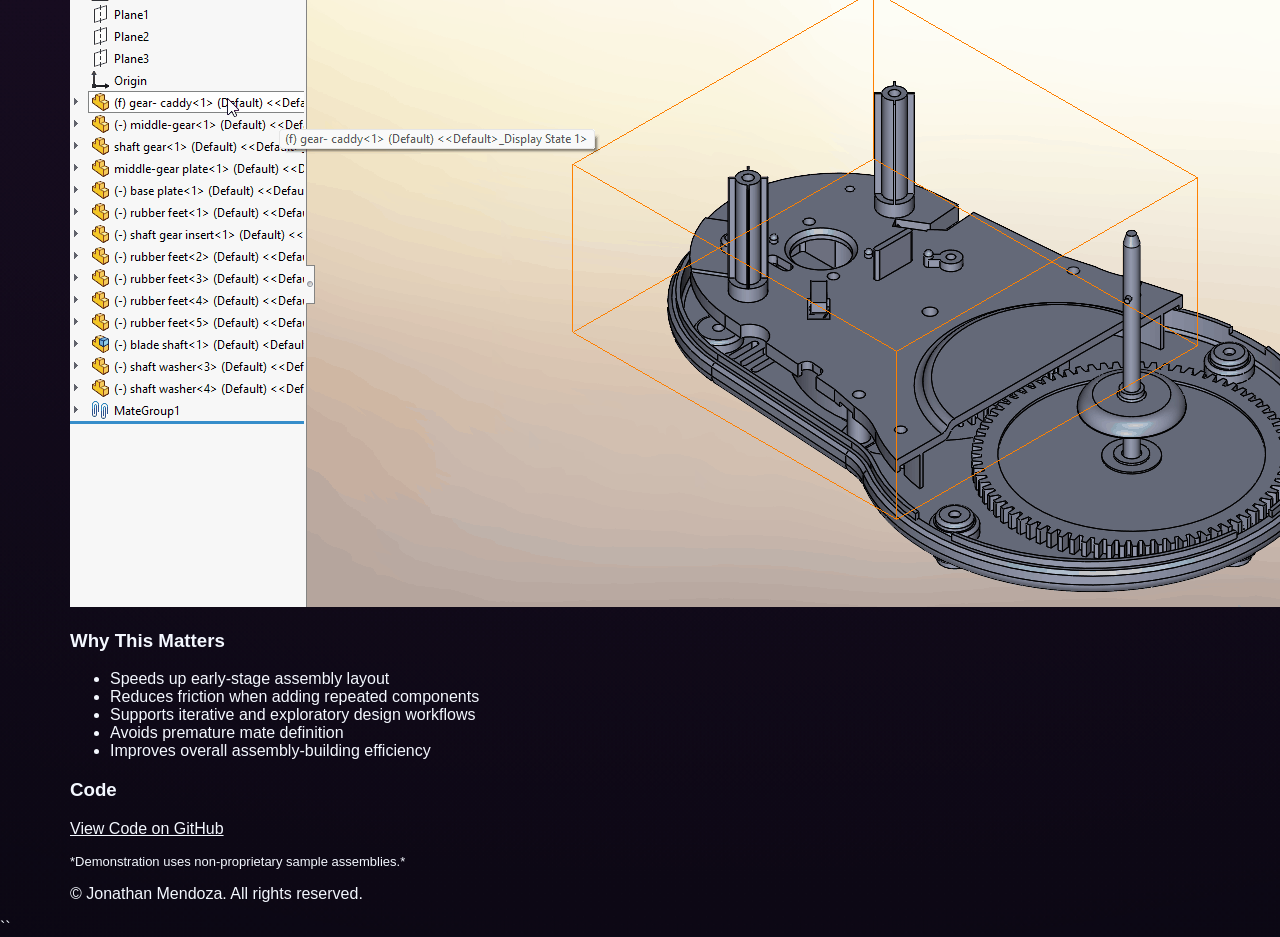
<file: solidworks-macros.html>
<!doctype html>
<html lang="en">
<head>
  <meta charset="utf-8" />
  <meta name="viewport" content="width=device-width, initial-scale=1" />
  <title>SolidWorks Macros — Case Study</title>
  <meta name="description" content="SolidWorks automation macros case study by Jonathan Mendoza." />
  <link rel="stylesheet" href="styles.css" />
</head>

<body class="theme-light">

<header class="header">
  <div class="container nav">
    <a class="brand" href="index.html">
      <div class="brand-logo">JM</div>
      <div class="brand-name">Jonathan Mendoza</div>
    </a>

    <nav class="menu">
      <a href="index.html#projects">Projects</a>
      <a href="solidworks-macros.html">Macros</a>
      <a href="index.html#experience">Experience</a>
      <a href="index.html#skills">Skills</a>
      <a href="index.html#contact">Contact</a>
    </nav>
  </div>
</header>

<main id="main">

<section>
  <div class="container">
    <h1 class="section-title">SolidWorks Macros — Case Study</h1>
    <p class="section-sub">
      Custom SolidWorks automation tools built to reduce repetitive drafting work,
      improve consistency, and accelerate drawing workflows.
    </p>
  </div>
</section>

<section>
  <div class="container">
    <h2 class="section-title">Goals</h2>
    <ul>
      <li>Reduce time spent on repetitive drawing tasks</li>
      <li>Improve drawing consistency and readability</li>
      <li>Leverage the SolidWorks API to automate common workflows</li>
      <li>Create reusable tools that support multi-selection and real-world drafting habits</li>
    </ul>
  </div>
</section>

<section>
  <div class="container">
    <h2 class="section-title">Tools & Technologies</h2>
    <ul>
      <li>SolidWorks API</li>
      <li>VB / VBA macros (.swp)</li>
      <li>SolidWorks Drawings & Annotations</li>
      <li>Geometry‑based logic (leader X/Y evaluation)</li>
      <li>User interaction via prompts</li>
    </ul>
  </div>
</section>

<section>
  <div class="container">
    <h2 class="section-title">Macro 1 — Balloon Orientation</h2>

    <p><strong>Filename:</strong> BalloonOrientation.swp</p>

    <h3>Problem</h3>
    <p>
      In large or frequently edited drawings, balloons often become misaligned.
      Manually rotating multiple balloon notes to match the drawing layout is
      repetitive and time‑consuming—especially when many callouts are involved.
    </p>

    <h3>Solution</h3>
    <p>
      This macro automatically orients drawing balloons
      <strong>vertically or horizontally</strong> based on the leader’s X/Y direction
      and a user‑selected orientation.
    </p>

    <ul>
      <li>Uses the balloon leader’s X/Y location</li>
      <li>Applies consistent orientation logic</li>
      <li>Supports <strong>single or multiple balloon selections</strong></li>
      <li>Executes instantly within SolidWorks drawings</li>
    </ul>

    <h3>How It Works (High‑Level)</h3>
    <ol>
      <li>User selects one or more drawing balloons</li>
      <li>Macro prompts for desired orientation (vertical or horizontal)</li>
      <li>
        For each balloon:
        <ul>
          <li>Evaluates leader endpoint X/Y direction</li>
          <li>Determines optimal text rotation</li>
          <li>Applies orientation while preserving leader attachment</li>
        </ul>
      </li>
    </ol>

    <h3>Demo</h3>
    <div class="card">
      <img src="assets/projects/BalloonOrientation.gif"
           alt="SolidWorks Balloon Orientation macro demo" />
    </div>

    <h3>Why This Matters</h3>
    <ul>
      <li>Saves several minutes per drawing</li>
      <li>Ensures drafting consistency across sheets</li>
      <li>Scales efficiently for drawings with many callouts</li>
      <li>Demonstrates SolidWorks API + geometry reasoning</li>
    </ul>

    <h3>Code</h3>
    <p>
      <a class="link"
         href="https://github.com/jsm139/solidworks-macros/tree/main/BalloonOrientation"
         target="_blank" rel="noopener">
        View Code on GitHub
      </a>
    </p>

    <p style="color: var(--muted); font-size: 13px;">
      *Demonstration uses non‑proprietary sample drawings.*
    </p>

  </div>
</section>
  
<section>
  <div class="container">
    <h2 class="section-title">Macro 2 — Center Drawing View</h2>

    <p><strong>Filename:</strong> CenterDrawingView.swp</p>

    <h3>Problem</h3>
    <p>
      When working with long or narrow components—such as ball screws or shafts—
      drawing views often require repeated manual repositioning to achieve a
      visually balanced layout. This interrupts the dimensioning workflow and
      can make it difficult to maintain consistency across drawings.
    </p>

    <h3>Solution</h3>
    <p>
      This macro automatically centers a selected drawing view on the active
      drawing sheet by aligning it in both the X and Y directions. It is intended
      to improve visual clarity and create a clean, well‑balanced starting point
      for dimensioning.
    </p>

    <ul>
      <li>Centers the selected drawing view in X and Y</li>
      <li>Operates on the active drawing sheet</li>
      <li>Requires only a single view selection</li>
      <li>Executes instantly within SolidWorks</li>
    </ul>

    <h3>How It Works (High‑Level)</h3>
    <ol>
      <li>User selects a drawing view</li>
      <li>Macro calculates the center of the active sheet</li>
      <li>View position is updated to match the sheet center</li>
      <li>Dimensions can then be placed neatly and consistently</li>
    </ol>

    <h3>Demo</h3>
    <div class="card">
      <img
        src="assets/projects/CenterDrawingView.gif"
        alt="SolidWorks Center Drawing View macro demonstration"
      />
    </div>

    <h3>Why This Matters</h3>
    <ul>
      <li>Improves drawing readability and visual balance</li>
      <li>Reduces repetitive view repositioning</li>
      <li>Helps ensure clean, symmetric dimension placement</li>
      <li>Especially useful for long parts such as ball screws</li>
    </ul>

    <h3>Code</h3>
    <p>
      <a
        class="link"
        href="https://github.com/jsm139/solidworks-macros/tree/main/CenterDrawingView"
        target="_blank"
        rel="noopener"
      >
        View Code on GitHub
      </a>
    </p>

    <p style="color: var(--muted); font-size: 13px;">
      *Demonstration uses non‑proprietary sample drawings.*
    </p>
  </div>
</section>

<section>
  <div class="container">
    <h2 class="section-title">Macro 3 — Expand Feature Tree</h2>

    <p><strong>Filename:</strong> ExpandFeatureTree.swp</p>

    <h3>Problem</h3>
    <p>
      SolidWorks provides options to collapse items in the FeatureManager tree
      (such as grouped component instances, folders, and mate folders), but does
      not provide a native option to expand them back programmatically.
      This can make it difficult to quickly identify hidden, suppressed, or
      patterned components in large assemblies.
    </p>

    <p>
      While mate folders can become extremely long and noisy when expanded,
      grouped component instances and feature folders are often critical for
      understanding assembly structure and visibility state.
    </p>

    <h3>Solution</h3>
    <p>
      This macro automatically expands grouped component instances and feature
      folders in the FeatureManager tree, improving assembly visibility and
      navigation. Mate folders are intentionally excluded to avoid unnecessary
      clutter.
    </p>

    <ul>
      <li>Expands grouped component instances</li>
      <li>Expands feature folders</li>
      <li>Improves visibility of hidden and suppressed parts</li>
      <li>Leaves mate folders collapsed to reduce tree noise</li>
      <li>Executes instantly in large assemblies</li>
    </ul>

    <h3>How It Works (High‑Level)</h3>
    <ol>
      <li>Macro scans the FeatureManager design tree</li>
      <li>Identifies expandable group and folder nodes</li>
      <li>Programmatically expands only relevant tree items</li>
      <li>Skips mate folders to preserve usability</li>
    </ol>

    <h3>Demo</h3>
    <div class="card">
      <img src="assets/projects/ExpandFeatureTree.gif"
           alt="SolidWorks macro expanding grouped components and folders in the feature tree">
    </div>

    <h3>Why This Matters</h3>
    <ul>
      <li>Quickly exposes hidden or suppressed components</li>
      <li>Reduces time spent manually clicking through the tree</li>
      <li>Improves situational awareness in complex assemblies</li>
      <li>Balances automation with usability by avoiding mate folder expansion</li>
    </ul>

    <h3>Code</h3>
    <p>
      <a href="https://github.com/jsm139/solidworks-macros/tree/main/ExpandFeatureTree"
         target="_blank" rel="noopener">
        View Code on GitHub
      </a>
    </p>

    <p style="color: var(--muted); font-size: 13px;">
      *Demonstration uses non‑proprietary sample assemblies.*
    </p>
  </div>
</section>
<section>
  <div class="container">
    <h2 class="section-title">Macro 4 — Sort Feature Tree</h2>

    <p><strong>Filename:</strong> SortFeatureTree.swp</p>

    <h3>Problem</h3>
    <p>
      In large SolidWorks assemblies, top‑level components are often added over
      time without a consistent order. This can result in a FeatureManager tree
      that is difficult to scan, making it harder to locate components and
      understand overall assembly structure.
    </p>

    <p>
      Native SolidWorks tools do not provide an intuitive way to sort components
      based on common part‑number naming conventions, especially when instance
      numbers are involved.
    </p>

    <h3>Solution</h3>
    <p>
      This macro reorders top‑level assembly components into a predictable,
      human‑readable order. It is designed around typical mechanical part naming
      practices and safely updates the FeatureManager tree without destabilizing
      the assembly.
    </p>

    <ul>
      <li>Includes suppressed top‑level components</li>
      <li>Groups components by name type (numeric‑starting vs letter‑starting)</li>
      <li>Sorts by base component name and numeric instance order</li>
      <li>Reorders components using a safe FeatureManager folder method</li>
    </ul>

    <h3>How It Works (High‑Level)</h3>
    <ol>
      <li>Macro retrieves the root component of the active configuration</li>
      <li>All top‑level components are collected, including suppressed ones</li>
      <li>Components are grouped based on how their names begin</li>
      <li>Each group is sorted using unified comparison logic</li>
      <li>A temporary FeatureManager folder is used to safely reorder components</li>
      <li>The temporary folder is removed and the tree is rebuilt</li>
    </ol>

    <h3>Demo</h3>
    <div class="card">
      <img
        src="assets/projects/SortFeatureTree.gif"
        alt="SolidWorks Sort Feature Tree macro demo"
      />
    </div>

    <h3>Why This Matters</h3>
    <ul>
      <li>Makes large assembly trees easier and faster to navigate</li>
      <li>Preserves intuitive numeric part ordering</li>
      <li>Improves component discoverability</li>
      <li>Avoids unsafe or unstable tree modifications</li>
      <li>Demonstrates careful use of SolidWorks FeatureManager APIs</li>
    </ul>

    <h3>Code</h3>
    <p>
      <a
        class="link"
        href="https://github.com/jsm139/solidworks-macros/tree/main/SortFeatureTree"
        target="_blank"
        rel="noopener"
      >
        View Code on GitHub
      </a>
    </p>

    <p style="color: var(--muted); font-size: 13px;">
      *Demonstration uses non‑proprietary sample assemblies.*
    </p>
  </div>
</section>
<section>
  <div class="container">
    <h2 class="section-title">Macro 5 — Select Floating Parts</h2>

    <p><strong>Filename:</strong> SelectFloatingPart.swp</p>

    <h3>Problem</h3>
    <p>
      During assembly development, SolidWorks may report an assembly as
      under‑defined even when it appears visually complete, or report a large
      assembly as fully defined while some components remain floating.
    </p>

    <p>
      Although SolidWorks provides an Advanced Component Selection tool to help
      identify under‑defined components, using it requires navigating multiple
      menus, defining search criteria, and manually applying filters each time a
      check is needed. In large or fastener‑heavy assemblies, this disrupts
      workflow and discourages frequent validation.
    </p>

    <h3>Solution</h3>
    <p>
      This macro encapsulates the Advanced Component Selection logic into a
      single, repeatable action. It evaluates the constraint status of
      <strong>top‑level components only</strong> and automatically selects
      under‑constrained parts.
    </p>

    <p>
      Once selected, the floating components can be immediately isolated in the
      graphics view, making it easy to pinpoint missing or incomplete mates
      without inspecting parts one at a time.
    </p>

    <ul>
      <li>Identifies under‑constrained top‑level components</li>
      <li>Selects floating components directly in the graphics area</li>
      <li>Eliminates manual Advanced Select setup</li>
      <li>Avoids traversing into subassemblies</li>
      <li>Provides non‑blocking progress feedback</li>
      <li>Supports ESC key cancellation</li>
      <li>Executes efficiently in large assemblies</li>
    </ul>

    <h3>How It Works (High‑Level)</h3>
    <ol>
      <li>Verifies that an assembly document is active</li>
      <li>Retrieves the root component of the active configuration</li>
      <li>Iterates through top‑level child components only</li>
      <li>Evaluates each component using <code>GetConstrainedStatus</code></li>
      <li>Selects all under‑constrained components</li>
      <li>Displays progress and a final selection summary</li>
    </ol>

    <h3>Demo</h3>
    <div class="card">
      <img src="assets/projects/SelectFloatingPart.gif"
           alt="SelectFloatingPart macro demo showing floating components being selected">
    </div>

    <h3>Why This Matters</h3>
    <ul>
      <li>Reduces multi‑step Advanced Select workflows to a single action</li>
      <li>Encourages frequent constraint validation during design</li>
      <li>Improves accuracy during assembly reviews</li>
      <li>Scales well for large and fastener‑heavy assemblies</li>
      <li>Provides deterministic, repeatable diagnostic results</li>
    </ul>

    <h3>Code</h3>
    <p>
      <a href="https://github.com/jsm139/solidworks-macros/tree/main/SelectFloatingPart"
         target="_blank" rel="noopener">
        View Code on GitHub
      </a>
    </p>

    <p style="color: var(--muted); font-size: 13px;">
      *Demonstration uses a SolidWorks‑provided sample assembly included with the
      standard installation tutorials.*
    </p>
  </div>
</section>
<section>
  <div class="container">
    <h2 class="section-title">Macro 6 — Insert Selected Component</h2>

    <p><strong>Filename:</strong> InsertSelectedComponent.swp</p>

    <h3>Problem</h3>
    <p>
      SolidWorks provides several ways to insert components into an assembly—such
      as the Insert Component command, Ctrl‑dragging from the FeatureManager tree,
      pattern features, and Copy with Mates. While powerful, these tools are
      typically optimized for final placement, mate definition, or patterned
      behavior.
    </p>

    <p>
      In practice, there are many situations where the immediate goal is simply to
      bring one or more copies of a component into an assembly quickly, without
      worrying about mates or precise placement. Existing insertion methods can
      introduce unnecessary steps and interrupt design flow when working in early
      layout or iterative design stages.
    </p>

    <h3>Solution</h3>
    <p>
      This macro provides a fast, low‑friction workflow for inserting one or more
      copies of a selected component into the active assembly. It defers mating
      and placement intent, allowing the engineer to focus on overall layout and
      structure before refining constraints later.
    </p>

    <p>
      The macro uses the currently selected component as the source and prompts
      the user for the number of copies to insert using a simple input form.
    </p>

    <ul>
      <li>Requires a selected part or subassembly</li>
      <li>Prompts for the number of copies to insert</li>
      <li>Inserts all requested instances in a single action</li>
      <li>Defers mate and placement decisions intentionally</li>
      <li>Handles cancellation safely</li>
    </ul>

    <h3>How It Works (High‑Level)</h3>
    <ol>
      <li>Verifies that an assembly document is active</li>
      <li>Reads the currently selected component</li>
      <li>Prompts the user for copy count via a lightweight input form</li>
      <li>If cancelled, exits without modifying the assembly</li>
      <li>Inserts the selected component the specified number of times</li>
    </ol>

    <h3>Demo</h3>
    <div class="card">
      <img src="assets/projects/InsertSelectedComponent.gif"
           alt="Insert Selected Component macro demonstration">
    </div>

    <h3>Why This Matters</h3>
    <ul>
      <li>Speeds up early‑stage assembly layout</li>
      <li>Reduces friction when adding repeated components</li>
      <li>Supports iterative and exploratory design workflows</li>
      <li>Avoids premature mate definition</li>
      <li>Improves overall assembly‑building efficiency</li>
    </ul>

    <h3>Code</h3>
    <p>
      <a href="https://github.com/jsm139/solidworks-macros/tree/main/InsertSelectedComponent"
         target="_blank" rel="noopener">
        View Code on GitHub
      </a>
    </p>

    <p style="color: var(--muted); font-size: 13px;">
      *Demonstration uses non‑proprietary sample assemblies.*
    </p>
  </div>
</section>
  
</main>

<footer>
  <div class="container">
    <p>© Jonathan Mendoza. All rights reserved.</p>
  </div>
</footer>

</body>
</html>
``
</file>
<file: styles.css>
:root {
  --space-black: #050814;
  --deep-space: #0c1630;
  --panel-blue: rgba(12, 22, 48, 0.76);
  --panel-blue-strong: rgba(10, 19, 43, 0.92);

  --text-primary: #f4f8ff;
  --text-secondary: #b6c8e5;
  --text-muted: #7086aa;

  --blue: #1c6fff;
  --starforce-blue: #3ea7ff;
  --cyan: #45e7ff;
  --green: #98ff5a;
  --violet: #7b4dff;
  --magenta: #ff4fd8;
  --gold: #ffd85a;

  --line: rgba(69, 231, 255, 0.25);
  --shadow: 0 20px 65px rgba(0, 0, 0, 0.34);
}


/* ============================================================
   BASE
   ============================================================ */

* {
  box-sizing: border-box;
}

html {
  scroll-behavior: smooth;
}

body {
  margin: 0;
  min-height: 100vh;
  overflow-x: hidden;

  font-family: "Segoe UI", Arial, sans-serif;

  color: var(--text-primary);

  background:
    radial-gradient(
      circle at 18% 20%,
      rgba(123, 77, 255, 0.28),
      transparent 25%
    ),
    radial-gradient(
      circle at 82% 16%,
      rgba(69, 231, 255, 0.20),
      transparent 27%
    ),
    radial-gradient(
      circle at 55% 82%,
      rgba(255, 79, 216, 0.14),
      transparent 30%
    ),
    linear-gradient(
      180deg,
      #050814 0%,
      #081226 48%,
      #03050d 100%
    );
}

a {
  color: inherit;
}


/* ============================================================
   MOVING PIXEL / STAR FIELD
   ============================================================ */

.pixel-field {
  position: fixed;
  inset: -12vh 0;

  z-index: 0;

  overflow: hidden;
  pointer-events: none;

  will-change: transform;

  -webkit-mask-image: linear-gradient(
    to right,
    #000 0%,
    #000 15%,
    rgba(0, 0, 0, 0.5) 30%,
    transparent 43%,
    transparent 57%,
    rgba(0, 0, 0, 0.5) 70%,
    #000 85%,
    #000 100%
  );

  mask-image: linear-gradient(
    to right,
    #000 0%,
    #000 15%,
    rgba(0, 0, 0, 0.5) 30%,
    transparent 43%,
    transparent 57%,
    rgba(0, 0, 0, 0.5) 70%,
    #000 85%,
    #000 100%
  );
}


/* Subtle colored glow behind pixel stars */

.pixel-field::after {
  content: "";

  position: absolute;
  inset: 0;

  background:
    radial-gradient(
      circle at 10% 25%,
      rgba(69, 231, 255, 0.18),
      transparent 15%
    ),
    radial-gradient(
      circle at 90% 62%,
      rgba(123, 77, 255, 0.18),
      transparent 17%
    ),
    radial-gradient(
      circle at 7% 78%,
      rgba(152, 255, 90, 0.10),
      transparent 13%
    ),
    radial-gradient(
      circle at 94% 18%,
      rgba(255, 79, 216, 0.13),
      transparent 14%
    );

  filter: blur(24px);
}


.pixel-field-back {
  opacity: 0.72;
}


.pixel-field-front {
  opacity: 0.92;
}


.pixel-sprite {
  position: absolute;
  display: block;

  width: var(--size);
  height: var(--size);

  opacity: var(--opacity);

  background: var(--color);

  transform: rotate(var(--rotation));

  box-shadow:
    0 0 6px var(--color),
    0 0 12px rgba(69, 231, 255, 0.18);

  image-rendering: pixelated;
}


/* Small grouped pixels */

.pixel-sprite.cluster::before,
.pixel-sprite.cluster::after {
  content: "";

  position: absolute;

  width: 100%;
  height: 100%;

  background: inherit;
  box-shadow: inherit;
}


.pixel-sprite.cluster::before {
  left: 125%;
  top: 0;
}


.pixel-sprite.cluster::after {
  left: 0;
  top: 125%;
}


/* ============================================================
   RETRO GRID HORIZON
   ============================================================ */

body::before {
  content: "";

  position: fixed;

  z-index: 0;

  left: -15%;
  right: -15%;
  bottom: -22vh;

  height: 48vh;

  pointer-events: none;

  transform:
    perspective(650px)
    rotateX(64deg);

  transform-origin: bottom;

  background-image:
    linear-gradient(
      rgba(69, 231, 255, 0.19) 1px,
      transparent 1px
    ),
    linear-gradient(
      90deg,
      rgba(69, 231, 255, 0.19) 1px,
      transparent 1px
    );

  background-size: 72px 72px;

  box-shadow:
    inset 0 25px 110px
    rgba(69, 231, 255, 0.14);

  -webkit-mask-image: linear-gradient(
    to top,
    rgba(0, 0, 0, 0.80),
    transparent 75%
  );

  mask-image: linear-gradient(
    to top,
    rgba(0, 0, 0, 0.80),
    transparent 75%
  );

  animation:
    gridTravel 5s linear infinite;
}


/* ============================================================
   GALAXY / NEBULA FIELD
   ============================================================ */

.galaxy-field {
  position: fixed;

  inset: 0;

  z-index: 1;

  overflow: hidden;

  pointer-events: none;
}


/* ============================================================
   PROCEDURAL GALAXIES
   ============================================================ */

.galaxy {
  position: absolute;

  display: block;

  width: 310px;

  aspect-ratio: 1.65;

  border-radius: 50%;

  opacity: 0.20;

  filter:
    blur(0.4px)
    saturate(145%);

  mix-blend-mode: screen;

  will-change: transform;
}


.galaxy::before,
.galaxy::after {
  content: "";

  position: absolute;

  inset: 0;

  border-radius: inherit;
}


/* Outer spiral structure */

.galaxy::before {
  background:
    radial-gradient(
      ellipse at center,
      rgba(255, 255, 255, 0.95) 0 2%,
      rgba(255, 216, 90, 0.75) 3%,
      rgba(69, 231, 255, 0.48) 7%,
      transparent 16%
    ),
    repeating-conic-gradient(
      from 12deg at 50% 50%,
      rgba(69, 231, 255, 0.43) 0 5deg,
      transparent 8deg 22deg,
      rgba(123, 77, 255, 0.35) 24deg 29deg,
      transparent 32deg 48deg
    );

  filter: blur(5px);

  transform:
    scale(1.08, 0.62)
    rotate(-9deg);
}


/* Bright interior structure */

.galaxy::after {
  inset: 14% 8%;

  background:
    radial-gradient(
      ellipse at center,
      rgba(255, 255, 255, 0.92) 0 1%,
      rgba(255, 79, 216, 0.46) 4%,
      transparent 12%
    ),
    repeating-conic-gradient(
      from 40deg,
      transparent 0 16deg,
      rgba(62, 167, 255, 0.40) 18deg 22deg,
      transparent 25deg 40deg
    );

  filter: blur(8px);

  transform:
    scale(1, 0.46)
    rotate(16deg);
}


/* Left upper galaxy */

.galaxy-one {
  top: 13vh;
  left: -95px;

  animation:
    galaxyFloatOne
    26s
    ease-in-out
    infinite
    alternate;
}


/* Right middle galaxy */

.galaxy-two {
  top: 47vh;
  right: -115px;

  width: 360px;

  opacity: 0.17;

  animation:
    galaxyFloatTwo
    32s
    ease-in-out
    infinite
    alternate;
}


/* Lower left galaxy */

.galaxy-three {
  top: 76vh;
  left: 4vw;

  width: 240px;

  opacity: 0.12;

  transform: rotate(32deg);

  animation:
    galaxyFloatThree
    38s
    ease-in-out
    infinite
    alternate;
}


/* ============================================================
   NEBULA CLOUDS
   ============================================================ */

.nebula-cloud {
  position: absolute;

  display: block;

  width: 500px;
  height: 360px;

  opacity: 0.16;

  filter:
    blur(34px)
    saturate(160%);

  mix-blend-mode: screen;

  border-radius: 50%;

  will-change: transform;
}


/* Cyan / violet / green nebula */

.nebula-one {
  left: -180px;
  top: 34vh;

  background:
    radial-gradient(
      circle at 55% 48%,
      rgba(69, 231, 255, 0.82),
      transparent 24%
    ),
    radial-gradient(
      circle at 33% 66%,
      rgba(123, 77, 255, 0.72),
      transparent 28%
    ),
    radial-gradient(
      circle at 72% 72%,
      rgba(152, 255, 90, 0.30),
      transparent 21%
    );

  animation:
    nebulaDriftOne
    30s
    ease-in-out
    infinite
    alternate;
}


/* Magenta / violet / cyan nebula */

.nebula-two {
  right: -190px;
  top: 7vh;

  background:
    radial-gradient(
      circle at 45% 43%,
      rgba(255, 79, 216, 0.72),
      transparent 25%
    ),
    radial-gradient(
      circle at 64% 58%,
      rgba(123, 77, 255, 0.75),
      transparent 30%
    ),
    radial-gradient(
      circle at 30% 70%,
      rgba(69, 231, 255, 0.48),
      transparent 22%
    );

  animation:
    nebulaDriftTwo
    34s
    ease-in-out
    infinite
    alternate;
}


/* ============================================================
   PAGE LAYERS
   ============================================================ */

.site-header,
.page,
.footer {
  position: relative;

  z-index: 2;
}


.container {
  width:
    min(
      1140px,
      calc(100% - 40px)
    );

  margin: 0 auto;
}


/* ============================================================
   HEADER
   ============================================================ */

.site-header {
  position: sticky;

  top: 0;

  z-index: 30;

  background:
    linear-gradient(
      90deg,
      rgba(5, 8, 20, 0.91),
      rgba(12, 22, 48, 0.69)
    );

  border-bottom:
    1px solid
    var(--line);

  backdrop-filter:
    blur(16px);
}


.nav-shell {
  display: flex;

  align-items: center;

  justify-content:
    space-between;

  gap: 24px;

  width:
    min(
      1280px,
      calc(100% - 40px)
    );

  min-height: 72px;

  margin: 0 auto;
}


.brand {
  display: flex;

  align-items: center;

  gap: 11px;

  color:
    var(--text-primary);

  font-size: 0.86rem;

  font-weight: 800;

  letter-spacing: 0.1em;

  text-decoration: none;

  text-transform: uppercase;
}


.logo-mark {
  display: grid;

  place-items: center;

  width: 38px;

  height: 38px;

  border-radius: 10px;

  color: #03101b;

  background:
    linear-gradient(
      135deg,
      var(--cyan),
      var(--green),
      var(--blue)
    );

  box-shadow:
    0 0 24px
    rgba(69, 231, 255, 0.60);

  font-size: 0.72rem;

  letter-spacing: 0;
}


.nav-links {
  display: flex;

  align-items: center;

  gap: 22px;
}


.nav-links a {
  color:
    var(--text-secondary);

  font-size: 0.88rem;

  font-weight: 650;

  text-decoration: none;
}


.nav-links a:hover,
.text-link:hover {
  color:
    var(--cyan);
}


.resume-link {
  padding:
    10px 15px;

  border:
    1px solid
    rgba(69, 231, 255, 0.50);

  border-radius: 9px;

  color:
    var(--cyan);

  background:
    rgba(12, 22, 48, 0.70);

  box-shadow:
    inset 0 0 18px
    rgba(69, 231, 255, 0.08);

  font-size: 0.78rem;

  font-weight: 800;

  letter-spacing: 0.06em;

  text-decoration: none;

  text-transform: uppercase;
}


/* ============================================================
   HERO
   ============================================================ */

.hero {
  display: grid;

  grid-template-columns:
    minmax(0, 1.2fr)
    minmax(280px, 0.8fr);

  align-items: center;

  gap: 58px;

  width:
    min(
      1140px,
      calc(100% - 40px)
    );

  min-height:
    calc(
      100vh - 72px
    );

  margin: 0 auto;

  padding:
    76px 0;
}


.hero-copy {
  max-width: 760px;
}


h1 {
  margin: 0;

  color:
    var(--text-primary);

  font-size:
    clamp(
      3.7rem,
      8vw,
      7.3rem
    );

  line-height: 0.88;

  letter-spacing:
    -0.075em;

  text-transform:
    uppercase;
}


h1 span {
  display: block;
}


.title-gradient {
  width: fit-content;

  padding-right: 0.08em;

  background:
    linear-gradient(
      90deg,
      var(--blue),
      var(--cyan),
      #ffffff,
      var(--green),
      var(--violet)
    );

  -webkit-background-clip:
    text;

  background-clip:
    text;

  color:
    transparent;

  filter:
    drop-shadow(
      0 0 20px
      rgba(69, 231, 255, 0.22)
    );
}


.hero-description {
  max-width: 690px;

  margin:
    28px 0 0;

  color:
    var(--text-secondary);

  font-size: 1.08rem;

  line-height: 1.82;
}


.actions {
  display: flex;

  flex-wrap: wrap;

  gap: 13px;

  margin-top: 30px;
}


.btn {
  display: inline-flex;

  align-items: center;

  justify-content: center;

  min-height: 48px;

  padding:
    0 21px;

  border-radius: 10px;

  font-size: 0.82rem;

  font-weight: 800;

  letter-spacing: 0.07em;

  text-decoration: none;

  text-transform: uppercase;
}


.btn-primary {
  color: #03101b;

  background:
    linear-gradient(
      135deg,
      var(--cyan),
      var(--green)
    );

  box-shadow:
    0 0 24px
      rgba(69, 231, 255, 0.40),
    inset 0 0 15px
      rgba(255, 255, 255, 0.25);
}


.btn-secondary {
  color:
    var(--cyan);

  background:
    rgba(12, 22, 48, 0.62);

  border:
    1px solid
    rgba(69, 231, 255, 0.45);
}


.hero-visual {
  display: flex;

  align-items: center;

  justify-content: center;
}


.profile-orb {
  width:
    min(
      410px,
      90%
    );

  aspect-ratio: 1;

  overflow: hidden;

  border:
    2px solid
    rgba(69, 231, 255, 0.72);

  border-radius: 50%;

  box-shadow:
    0 0 27px
      rgba(69, 231, 255, 0.58),
    0 0 80px
      rgba(28, 111, 255, 0.31),
    0 0 125px
      rgba(123, 77, 255, 0.17);
}


.profile-orb img {
  display: block;

  width: 100%;

  height: 100%;

  object-fit: cover;
}


/* ============================================================
   CONTENT SECTIONS
   ============================================================ */

.content-section {
  padding:
    84px 0;
}


.section-tint {
  background:
    linear-gradient(
      90deg,
      rgba(8, 18, 38, 0.67),
      rgba(12, 22, 48, 0.58),
      rgba(8, 18, 38, 0.67)
    );

  border-top:
    1px solid
    rgba(69, 231, 255, 0.14);

  border-bottom:
    1px solid
    rgba(69, 231, 255, 0.14);

  backdrop-filter:
    blur(3px);
}


.section-title {
  margin: 0;

  color:
    var(--text-primary);

  font-size:
    clamp(
      2.2rem,
      5vw,
      4.1rem
    );

  line-height: 1;

  letter-spacing:
    -0.055em;

  text-transform:
    uppercase;
}


.section-sub {
  max-width: 790px;

  margin:
    18px 0 34px;

  color:
    var(--text-secondary);

  font-size: 1rem;

  line-height: 1.75;
}


/* ============================================================
   GRIDS
   ============================================================ */

.grid {
  display: grid;

  gap: 20px;
}


.cols-3 {
  grid-template-columns:
    repeat(
      3,
      minmax(0, 1fr)
    );
}


/* ============================================================
   CARDS
   ============================================================ */

.project-card,
.info-card,
.education-card,
.certifications-card,
.contact-card {
  background:
    linear-gradient(
      145deg,
      rgba(69, 231, 255, 0.09),
      transparent 26%
    ),
    rgba(12, 22, 48, 0.76);

  border:
    1px solid
    rgba(69, 231, 255, 0.28);

  border-radius: 18px;

  box-shadow:
    var(--shadow),
    inset 0 0 30px
    rgba(69, 231, 255, 0.035);

  backdrop-filter:
    blur(12px);
}


.project-card {
  overflow: hidden;
}


.project-image {
  display: grid;

  place-items: center;

  height: 142px;

  color: #03101b;

  font-size: 2.6rem;

  font-weight: 900;

  letter-spacing: 0.1em;
}


.accent-cyan {
  background:
    linear-gradient(
      135deg,
      var(--blue),
      var(--cyan)
    );
}


.accent-green {
  background:
    linear-gradient(
      135deg,
      var(--green),
      var(--cyan)
    );
}


.accent-violet {
  color: #ffffff;

  background:
    linear-gradient(
      135deg,
      var(--violet),
      var(--magenta)
    );
}


.card-body,
.info-card,
.education-card,
.certifications-card {
  padding: 24px;
}


.project-card h3,
.info-card h3,
.education-card h3,
.certifications-card h3,
.contact-card h3,
.timeline-item h3 {
  margin:
    0 0 10px;

  color:
    var(--text-primary);
}


.project-card p,
.info-card p,
.education-card p,
.certifications-card p,
.contact-card p,
.timeline-item p {
  color:
    var(--text-secondary);

  line-height: 1.7;
}


/* ============================================================
   TAGS
   ============================================================ */

.tags {
  display: flex;

  flex-wrap: wrap;

  gap: 7px;

  margin:
    17px 0;
}


.tags span {
  padding:
    5px 9px;

  color:
    var(--green);

  background:
    rgba(
      152,
      255,
      90,
      0.07
    );

  border:
    1px solid
    rgba(
      152,
      255,
      90,
      0.35
    );

  border-radius: 999px;

  font-size: 0.72rem;

  font-weight: 700;
}


.text-link {
  color:
    var(--cyan);

  font-weight: 800;

  text-decoration: none;
}


/* ============================================================
   EXPERIENCE TIMELINE
   ============================================================ */

.timeline {
  position: relative;

  display: grid;

  gap: 24px;

  margin-top: 34px;

  padding-left: 34px;
}


.timeline::before {
  content: "";

  position: absolute;

  left: 8px;

  top: 8px;

  bottom: 8px;

  width: 2px;

  background:
    linear-gradient(
      var(--blue),
      var(--cyan),
      var(--violet)
    );

  box-shadow:
    0 0 10px
    rgba(69, 231, 255, 0.50);
}


.timeline-item {
  position: relative;

  padding:
    25px 28px;

  background:
    rgba(12, 22, 48, 0.75);

  border:
    1px solid
    rgba(69, 231, 255, 0.20);

  border-radius: 16px;

  box-shadow:
    0 14px 38px
    rgba(0, 0, 0, 0.18);
}


.timeline-dot {
  position: absolute;

  left: -33px;

  top: 30px;

  width: 16px;

  height: 16px;

  background:
    var(--cyan);

  border:
    4px solid
    var(--space-black);

  border-radius: 50%;

  box-shadow:
    0 0 0 2px
      var(--cyan),
    0 0 15px
      var(--cyan);
}


.meta,
.credential-id {
  color:
    var(--text-muted) !important;

  font-size: 0.9rem;
}


/* ============================================================
   EDUCATION / CREDENTIALS
   ============================================================ */

.credentials-layout {
  display: grid;

  grid-template-columns:
    minmax(260px, 0.82fr)
    minmax(0, 1.6fr);

  gap: 22px;

  margin-top: 30px;

  align-items: start;
}


.credential-item {
  padding:
    18px 0;

  border-top:
    1px solid
    rgba(69, 231, 255, 0.14);
}


.credential-item:first-of-type {
  border-top: 0;
}


.credential-item h4 {
  margin:
    0 0 6px;

  color:
    var(--text-primary);

  font-size: 1rem;
}


.credential-item p {
  margin:
    3px 0;
}


/* ============================================================
   CONTACT
   ============================================================ */

.contact-card {
  display: grid;

  grid-template-columns:
    repeat(
      2,
      minmax(0, 1fr)
    );

  gap: 22px;

  max-width: 790px;

  margin-top: 30px;

  padding: 26px;
}


/* ============================================================
   FOOTER
   ============================================================ */

.footer {
  padding:
    28px 0;

  color:
    var(--text-muted);

  background:
    rgba(5, 8, 20, 0.81);

  border-top:
    1px solid
    rgba(69, 231, 255, 0.18);
}


/* ============================================================
   ANIMATIONS
   ============================================================ */

@keyframes gridTravel {
  from {
    background-position:
      0 0,
      0 0;
  }

  to {
    background-position:
      0 72px,
      72px 0;
  }
}


@keyframes galaxyFloatOne {
  from {
    transform:
      translate3d(
        -10px,
        0,
        0
      )
      rotate(-16deg)
      scale(0.92);
  }

  to {
    transform:
      translate3d(
        65px,
        65px,
        0
      )
      rotate(3deg)
      scale(1.08);
  }
}


@keyframes galaxyFloatTwo {
  from {
    transform:
      translate3d(
        10px,
        -25px,
        0
      )
      rotate(18deg)
      scale(0.95);
  }

  to {
    transform:
      translate3d(
        -65px,
        65px,
        0
      )
      rotate(-8deg)
      scale(1.12);
  }
}


@keyframes galaxyFloatThree {
  from {
    transform:
      translate3d(
        0,
        0,
        0
      )
      rotate(32deg)
      scale(0.90);
  }

  to {
    transform:
      translate3d(
        90px,
        -45px,
        0
      )
      rotate(52deg)
      scale(1.08);
  }
}


@keyframes nebulaDriftOne {
  from {
    transform:
      translate3d(
        0,
        -20px,
        0
      )
      scale(0.92);
  }

  to {
    transform:
      translate3d(
        105px,
        80px,
        0
      )
      scale(1.18);
  }
}


@keyframes nebulaDriftTwo {
  from {
    transform:
      translate3d(
        0,
        20px,
        0
      )
      scale(0.95);
  }

  to {
    transform:
      translate3d(
        -110px,
        90px,
        0
      )
      scale(1.15);
  }
}


/* ============================================================
   TABLET
   ============================================================ */

@media (max-width: 940px) {

  .nav-links {
    display: none;
  }


  .hero {
    grid-template-columns:
      1fr;

    min-height: auto;
  }


  .hero-copy {
    max-width: none;
  }


  .profile-orb {
    width:
      min(
        370px,
        80vw
      );
  }


  .cols-3 {
    grid-template-columns:
      repeat(
        2,
        minmax(0, 1fr)
      );
  }


  .credentials-layout {
    grid-template-columns:
      1fr;
  }
}


/* ============================================================
   MOBILE
   ============================================================ */

@media (max-width: 720px) {

  .galaxy {
    width: 210px;

    opacity: 0.14;
  }


  .galaxy-two {
    width: 240px;
  }


  .galaxy-three {
    display: none;
  }


  .nebula-cloud {
    width: 330px;

    height: 250px;

    opacity: 0.12;
  }
}


@media (max-width: 640px) {

  .nav-shell,
  .hero,
  .container {
    width:
      min(
        calc(100% - 28px),
        1140px
      );
  }


  .brand {
    font-size: 0.74rem;

    letter-spacing: 0.05em;
  }


  .resume-link {
    padding:
      9px 11px;
  }


  .hero {
    gap: 42px;

    padding:
      56px 0 72px;
  }


  h1 {
    font-size:
      clamp(
        3rem,
        18vw,
        5rem
      );
  }


  .cols-3,
  .contact-card {
    grid-template-columns:
      1fr;
  }


  .content-section {
    padding:
      68px 0;
  }
}


/* ============================================================
   REDUCED MOTION
   ============================================================ */

@media (prefers-reduced-motion: reduce) {

  html {
    scroll-behavior: auto;
  }


  .pixel-field {
    transform:
      none !important;
  }


  body::before {
    animation:
      none;
  }


  .galaxy,
  .nebula-cloud {
    animation:
      none !important;
  }
}
</file>
